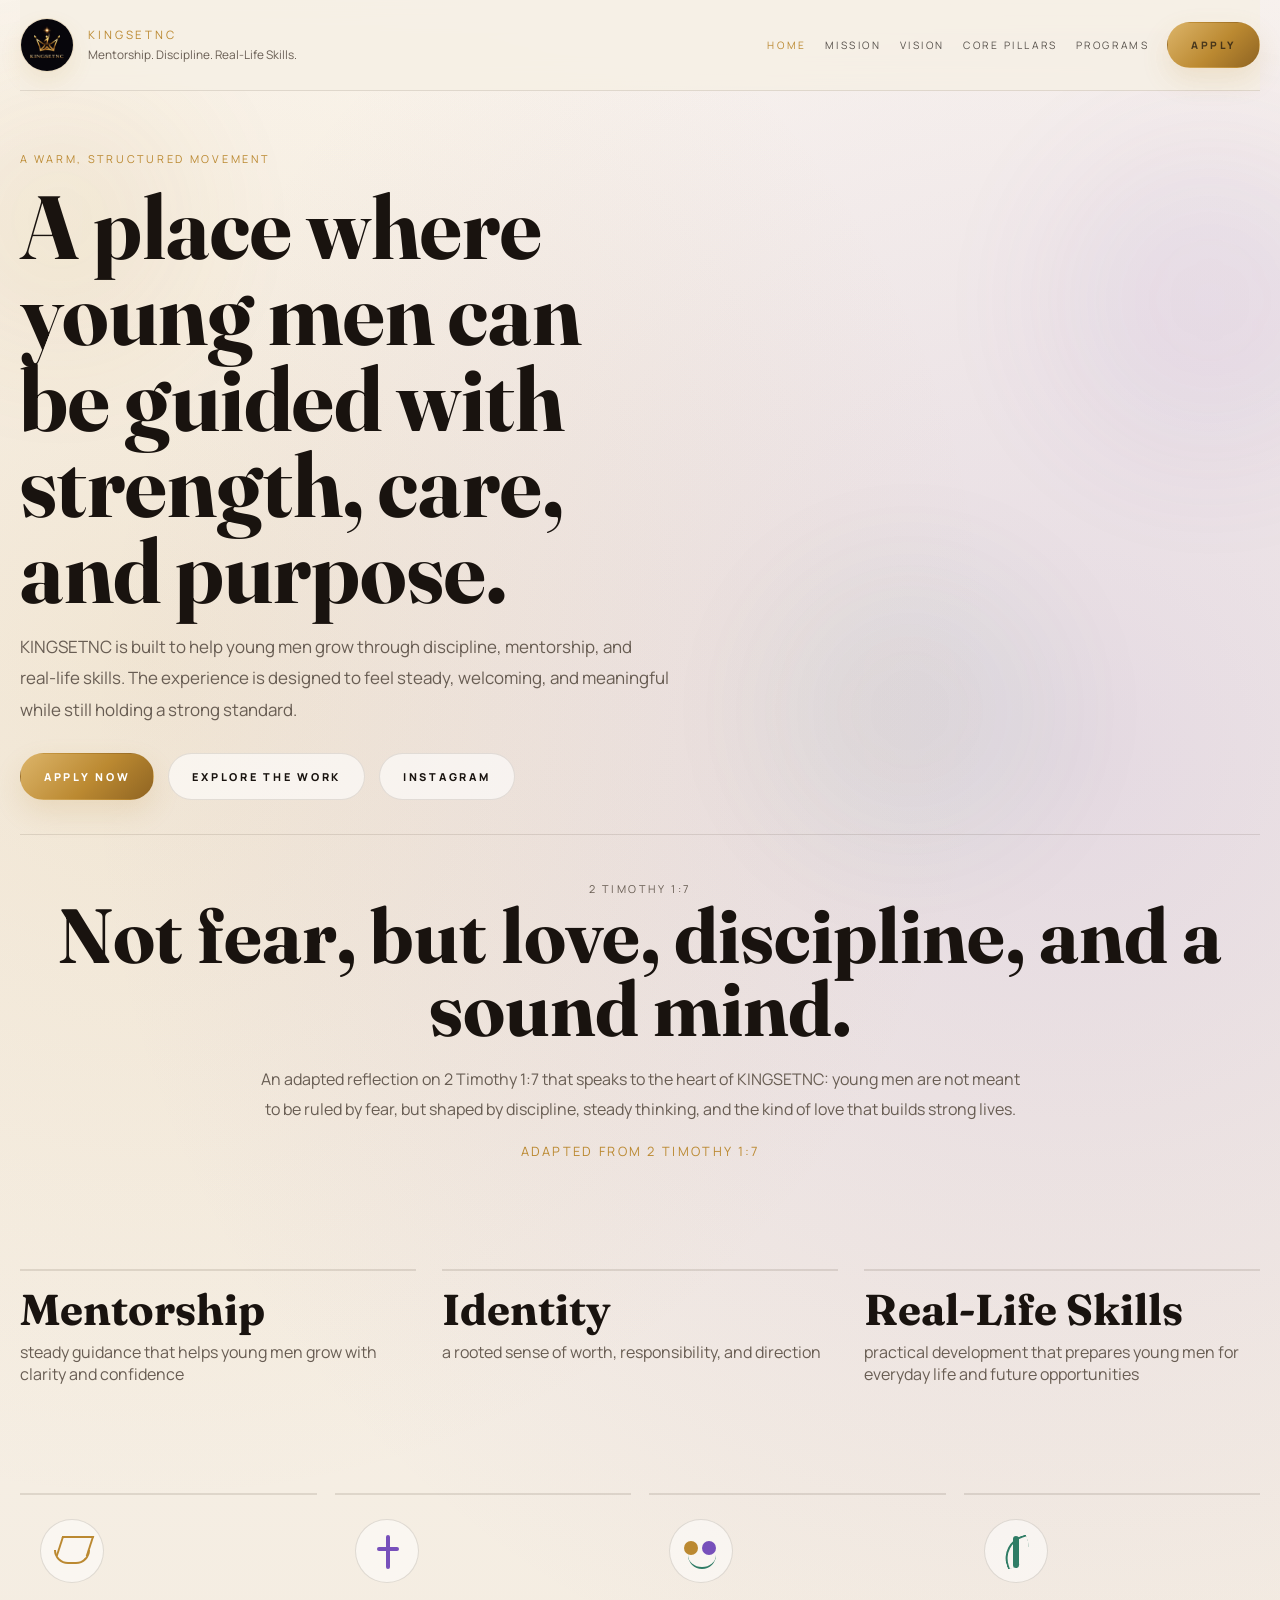
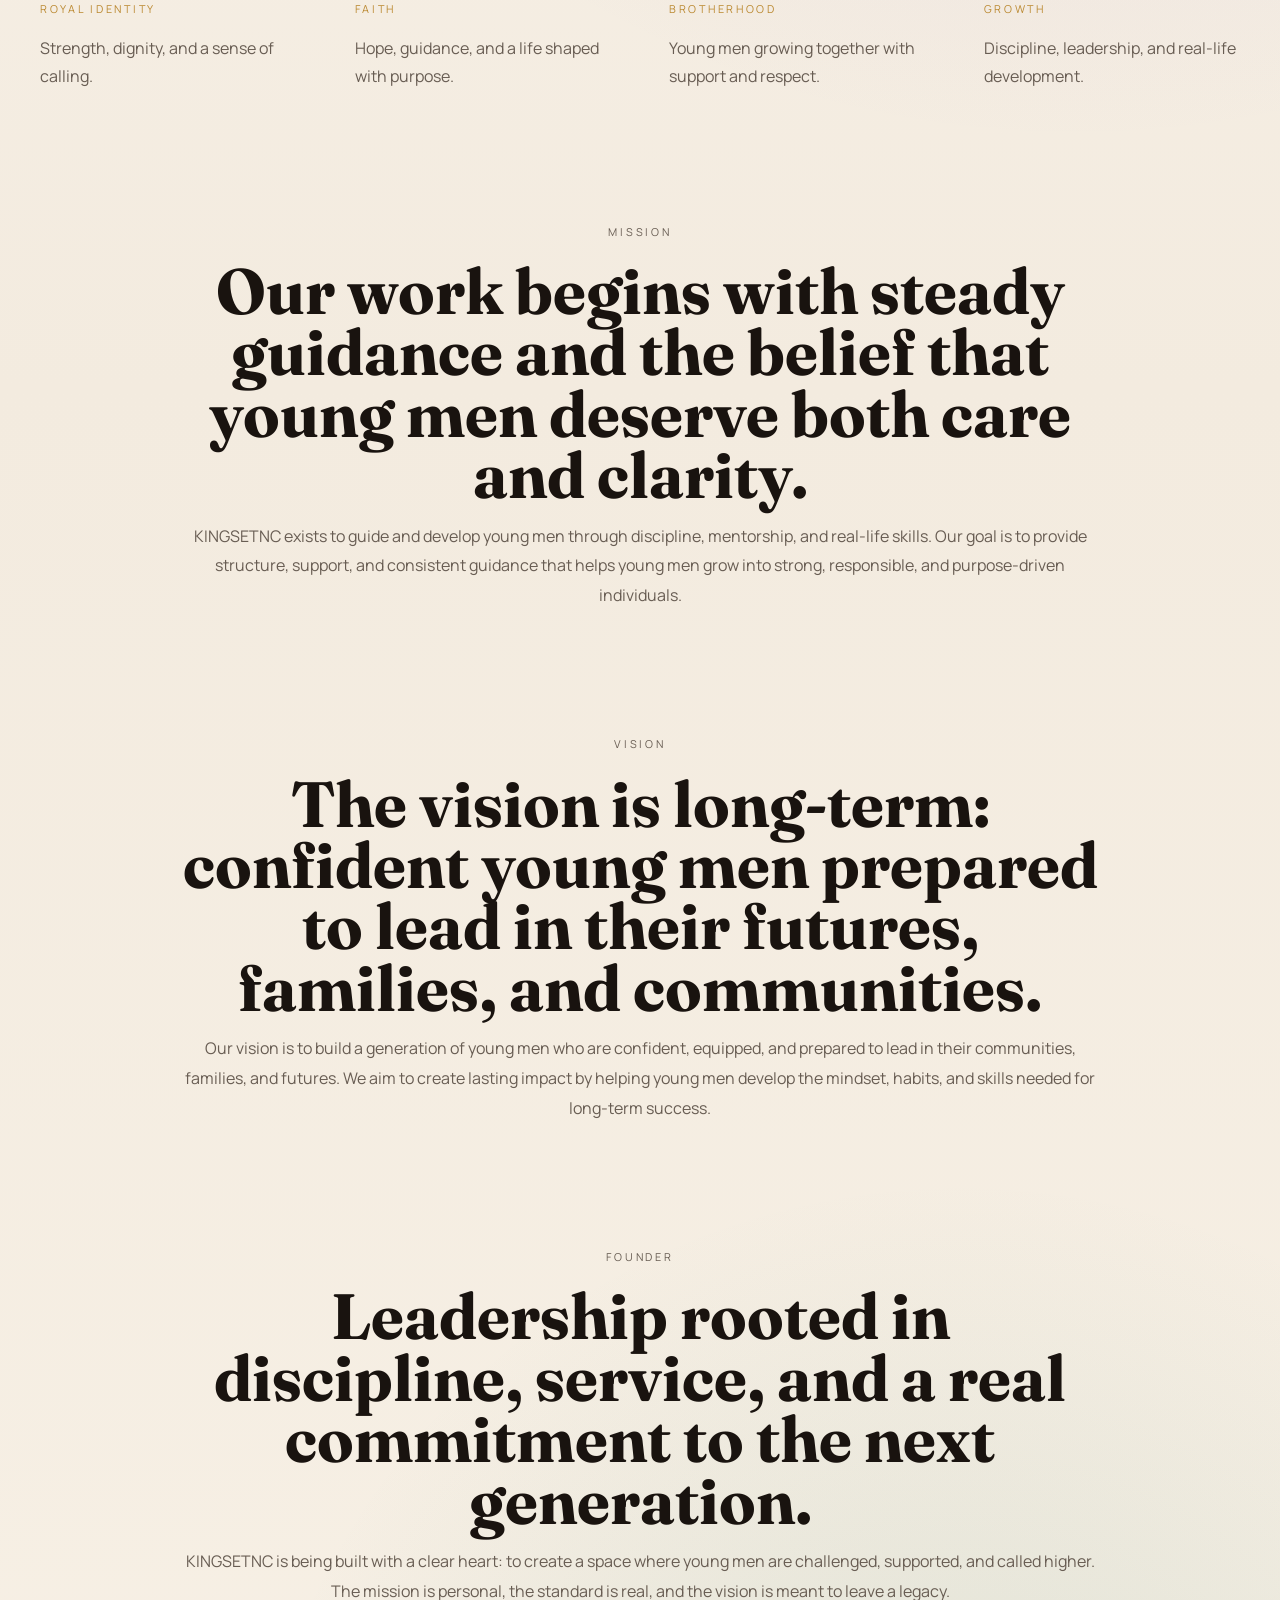
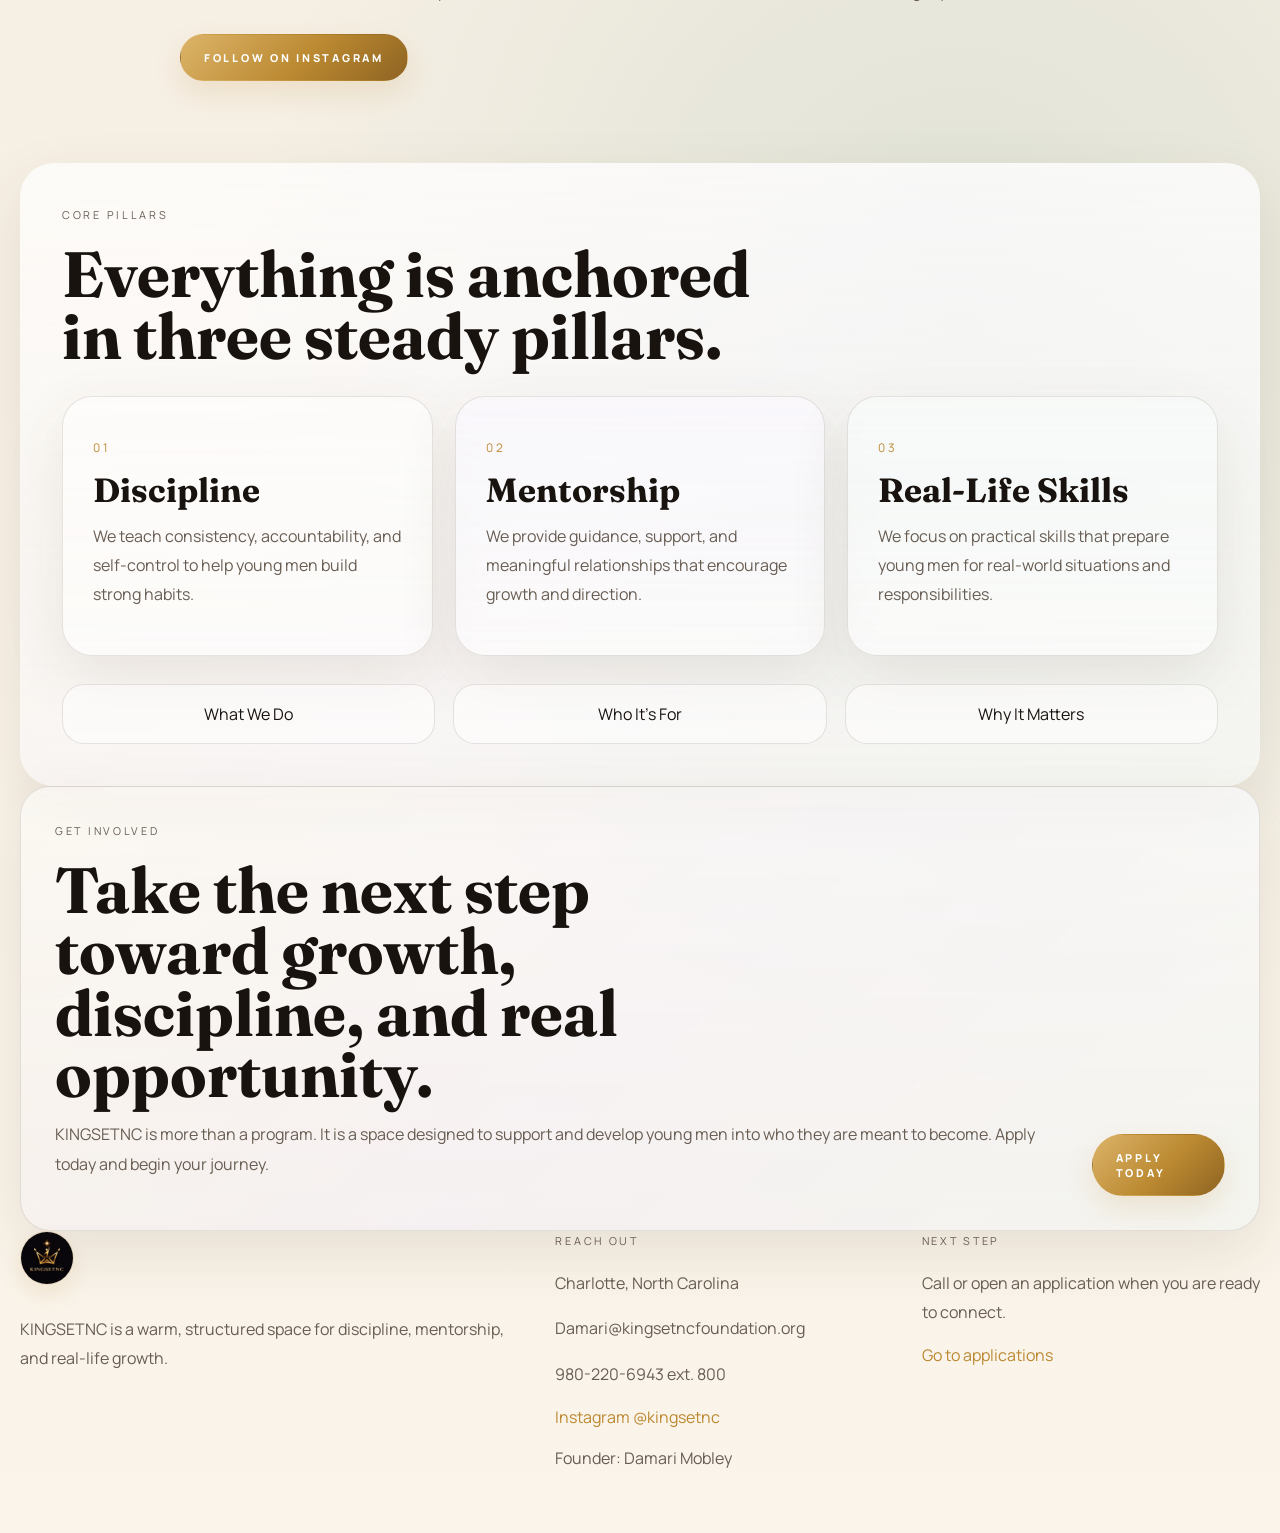
<file: index.html>
<!DOCTYPE html>
<html lang="en">
  <head>
    <meta charset="UTF-8" />
    <meta name="viewport" content="width=device-width, initial-scale=1.0" />
    <meta
      name="description"
      content="KINGSETNC guides and develops young men through discipline, mentorship, and real-life skills."
    />
    <title>KINGSETNC | Home</title>
    <link rel="preconnect" href="https://fonts.googleapis.com" />
    <link rel="preconnect" href="https://fonts.gstatic.com" crossorigin />
    <link
      href="https://fonts.googleapis.com/css2?family=Fraunces:opsz,wght@9..144,600;9..144,700&family=Manrope:wght@400;500;600;700;800&display=swap"
      rel="stylesheet"
    />
    <link rel="stylesheet" href="styles.css" />
  </head>
  <body data-page="home">
    <div class="aurora aurora-gold"></div>
    <div class="aurora aurora-purple"></div>
    <div class="aurora aurora-green"></div>

    <header class="site-header">
      <a class="brand" href="index.html">
        <img src="public/k-logo.png" alt="KINGSETNC logo" />
        <div>
          <p class="brand-name">KINGSETNC</p>
          <p class="brand-sub">Mentorship. Discipline. Real-Life Skills.</p>
        </div>
      </a>
      <button class="menu-toggle" type="button">Menu</button>
      <nav class="site-nav">
        <a href="index.html">Home</a>
        <a href="mission.html">Mission</a>
        <a href="vision.html">Vision</a>
        <a href="core-pillars.html">Core Pillars</a>
        <a href="program.html">Programs</a>
        <a class="nav-cta" href="apply.html">Apply</a>
      </nav>
    </header>

    <main>
      <section class="hero hero-single">
        <div class="hero-copy reveal">
          <p class="eyebrow">A Warm, Structured Movement</p>
          <h1>A place where young men can be guided with strength, care, and purpose.</h1>
          <p class="lead">
            KINGSETNC is built to help young men grow through discipline, mentorship, and
            real-life skills. The experience is designed to feel steady, welcoming, and
            meaningful while still holding a strong standard.
          </p>
          <div class="hero-actions">
            <a class="button button-gold" href="apply.html">Apply Now</a>
            <a class="button button-ghost" href="core-pillars.html">Explore the Work</a>
            <a class="button button-ghost" href="https://www.instagram.com/kingsetnc/" target="_blank" rel="noreferrer">Instagram</a>
          </div>
        </div>
      </section>

      <section class="section verse-banner reveal">
        <p class="eyebrow">2 Timothy 1:7</p>
        <h2>Not fear, but love, discipline, and a sound mind.</h2>
        <p>
          An adapted reflection on 2 Timothy 1:7 that speaks to the heart of KINGSETNC:
          young men are not meant to be ruled by fear, but shaped by discipline, steady
          thinking, and the kind of love that builds strong lives.
        </p>
        <span>Adapted from 2 Timothy 1:7</span>
      </section>

      <section class="stats section-tight">
        <article class="stat reveal">
          <h2>Mentorship</h2>
          <p>steady guidance that helps young men grow with clarity and confidence</p>
        </article>
        <article class="stat reveal">
          <h2>Identity</h2>
          <p>a rooted sense of worth, responsibility, and direction</p>
        </article>
        <article class="stat reveal">
          <h2>Real-Life Skills</h2>
          <p>practical development that prepares young men for everyday life and future opportunities</p>
        </article>
      </section>

      <section class="section symbol-band">
        <article class="symbol-card reveal">
          <div class="symbol-icon crown-mark"></div>
          <p class="eyebrow">Royal Identity</p>
          <p>Strength, dignity, and a sense of calling.</p>
        </article>
        <article class="symbol-card reveal">
          <div class="symbol-icon faith-mark"></div>
          <p class="eyebrow">Faith</p>
          <p>Hope, guidance, and a life shaped with purpose.</p>
        </article>
        <article class="symbol-card reveal">
          <div class="symbol-icon unity-mark"></div>
          <p class="eyebrow">Brotherhood</p>
          <p>Young men growing together with support and respect.</p>
        </article>
        <article class="symbol-card reveal">
          <div class="symbol-icon growth-mark"></div>
          <p class="eyebrow">Growth</p>
          <p>Discipline, leadership, and real-life development.</p>
        </article>
      </section>

      <section class="editorial section text-only-section">
        <div class="editorial-copy reveal full-width-copy">
          <p class="eyebrow">Mission</p>
          <h2>Our work begins with steady guidance and the belief that young men deserve both care and clarity.</h2>
          <p>
            KINGSETNC exists to guide and develop young men through discipline, mentorship,
            and real-life skills. Our goal is to provide structure, support, and consistent
            guidance that helps young men grow into strong, responsible, and purpose-driven
            individuals.
          </p>
        </div>
      </section>

      <section class="editorial section text-only-section">
        <div class="editorial-copy reveal full-width-copy">
          <p class="eyebrow">Vision</p>
          <h2>The vision is long-term: confident young men prepared to lead in their futures, families, and communities.</h2>
          <p>
            Our vision is to build a generation of young men who are confident, equipped, and
            prepared to lead in their communities, families, and futures. We aim to create
            lasting impact by helping young men develop the mindset, habits, and skills needed
            for long-term success.
          </p>
        </div>
      </section>

      <section class="editorial section text-only-section founder-section">
        <div class="editorial-copy reveal full-width-copy">
          <p class="eyebrow">Founder</p>
          <h2>Leadership rooted in discipline, service, and a real commitment to the next generation.</h2>
          <p>
            KINGSETNC is being built with a clear heart: to create a space where young men are
            challenged, supported, and called higher. The mission is personal, the standard is
            real, and the vision is meant to leave a legacy.
          </p>
          <div class="hero-actions">
            <a class="button button-gold" href="https://www.instagram.com/kingsetnc/" target="_blank" rel="noreferrer">Follow on Instagram</a>
          </div>
        </div>
      </section>

      <section class="section pillar-hub">
        <div class="section-heading reveal">
          <p class="eyebrow">Core Pillars</p>
          <h2>Everything is anchored in three steady pillars.</h2>
        </div>
        <div class="pillar-grid">
          <article class="pillar reveal">
            <p class="pillar-index">01</p>
            <h3>Discipline</h3>
            <p>We teach consistency, accountability, and self-control to help young men build strong habits.</p>
          </article>
          <article class="pillar reveal pillar-purple">
            <p class="pillar-index">02</p>
            <h3>Mentorship</h3>
            <p>We provide guidance, support, and meaningful relationships that encourage growth and direction.</p>
          </article>
          <article class="pillar reveal pillar-green">
            <p class="pillar-index">03</p>
            <h3>Real-Life Skills</h3>
            <p>We focus on practical skills that prepare young men for real-world situations and responsibilities.</p>
          </article>
        </div>
        <div class="journey-links reveal">
          <a href="what-we-do.html">What We Do</a>
          <a href="who-its-for.html">Who It's For</a>
          <a href="why-it-matters.html">Why It Matters</a>
        </div>
      </section>

      <section class="section cta-band reveal">
        <div>
          <p class="eyebrow">Get Involved</p>
          <h2>Take the next step toward growth, discipline, and real opportunity.</h2>
          <p>
            KINGSETNC is more than a program. It is a space designed to support and develop
            young men into who they are meant to become. Apply today and begin your journey.
          </p>
        </div>
        <a class="button button-gold" href="apply.html">Apply Today</a>
      </section>
    </main>

    <footer class="site-footer">
      <div class="footer-brand">
        <img src="public/k-logo.png" alt="KINGSETNC logo" />
        <p>
          KINGSETNC is a warm, structured space for discipline, mentorship, and real-life
          growth.
        </p>
      </div>
      <div>
        <p class="eyebrow">Reach Out</p>
        <p>Charlotte, North Carolina</p>
        <p>Damari@kingsetncfoundation.org</p>
        <p>980-220-6943 ext. 800</p>
        <a href="https://www.instagram.com/kingsetnc/" target="_blank" rel="noreferrer">Instagram @kingsetnc</a>
        <p>Founder: Damari Mobley</p>
      </div>
      <div>
        <p class="eyebrow">Next Step</p>
        <p>Call or open an application when you are ready to connect.</p>
        <a href="apply.html">Go to applications</a>
      </div>
    </footer>

    <script src="script.js"></script>
  </body>
</html>
</file>
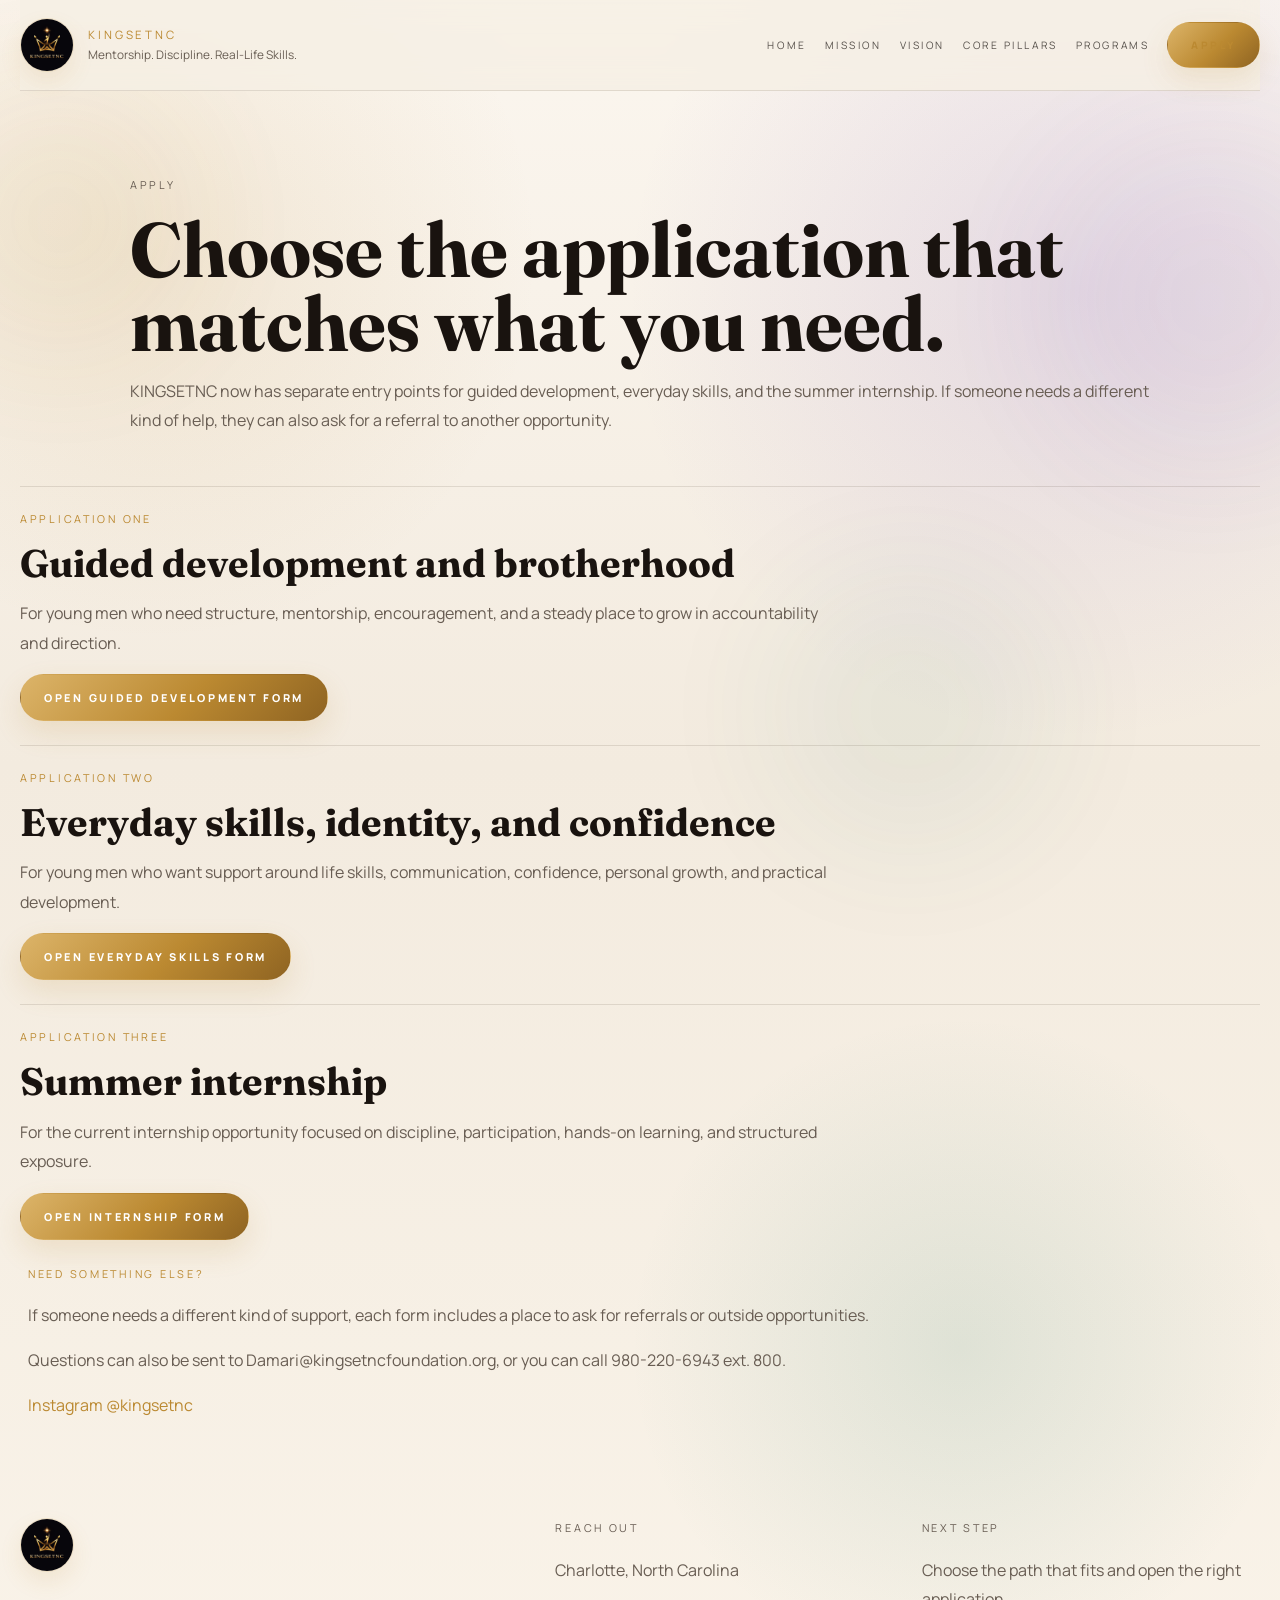
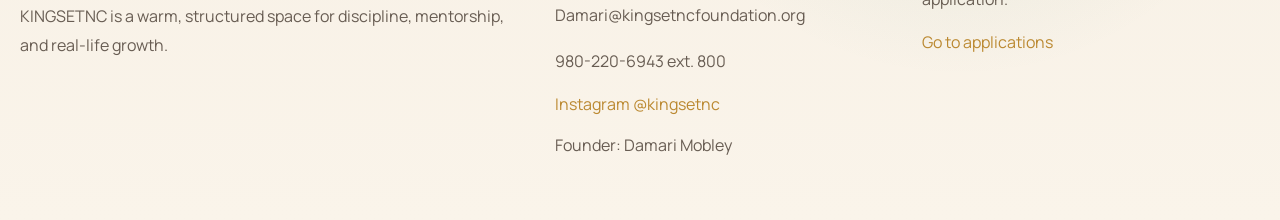
<file: apply.html>
<!DOCTYPE html>
<html lang="en">
  <head><meta charset="UTF-8" /><meta name="viewport" content="width=device-width, initial-scale=1.0" /><title>KINGSETNC | Apply</title><link rel="preconnect" href="https://fonts.googleapis.com" /><link rel="preconnect" href="https://fonts.gstatic.com" crossorigin /><link href="https://fonts.googleapis.com/css2?family=Fraunces:opsz,wght@9..144,600;9..144,700&family=Manrope:wght@400;500;600;700;800&display=swap" rel="stylesheet" /><link rel="stylesheet" href="styles.css" /></head>
  <body data-page="apply">
    <div class="aurora aurora-gold"></div><div class="aurora aurora-purple"></div><div class="aurora aurora-green"></div>
    <header class="site-header"><a class="brand" href="index.html"><img src="public/k-logo.png" alt="KINGSETNC logo" /><div><p class="brand-name">KINGSETNC</p><p class="brand-sub">Mentorship. Discipline. Real-Life Skills.</p></div></a><button class="menu-toggle" type="button">Menu</button><nav class="site-nav"><a href="index.html">Home</a><a href="mission.html">Mission</a><a href="vision.html">Vision</a><a href="core-pillars.html">Core Pillars</a><a href="program.html">Programs</a><a class="nav-cta" href="apply.html">Apply</a></nav></header>
    <main>
      <section class="page-hero reveal"><p class="eyebrow">Apply</p><h1>Choose the application that matches what you need.</h1><p>KINGSETNC now has separate entry points for guided development, everyday skills, and the summer internship. If someone needs a different kind of help, they can also ask for a referral to another opportunity.</p></section>
      <section class="section program-paths">
        <div class="program-path reveal">
          <p class="eyebrow">Application One</p>
          <h3>Guided development and brotherhood</h3>
          <p>For young men who need structure, mentorship, encouragement, and a steady place to grow in accountability and direction.</p>
          <a class="button button-gold" href="guided-development-apply.html">Open guided development form</a>
        </div>
        <div class="program-path reveal">
          <p class="eyebrow">Application Two</p>
          <h3>Everyday skills, identity, and confidence</h3>
          <p>For young men who want support around life skills, communication, confidence, personal growth, and practical development.</p>
          <a class="button button-gold" href="everyday-skills-apply.html">Open everyday skills form</a>
        </div>
        <div class="program-path reveal">
          <p class="eyebrow">Application Three</p>
          <h3>Summer internship</h3>
          <p>For the current internship opportunity focused on discipline, participation, hands-on learning, and structured exposure.</p>
          <a class="button button-gold" href="internship-apply.html">Open internship form</a>
        </div>
        <div class="support-note reveal">
          <p class="eyebrow">Need Something Else?</p>
          <p>If someone needs a different kind of support, each form includes a place to ask for referrals or outside opportunities.</p>
          <p>Questions can also be sent to Damari@kingsetncfoundation.org, or you can call 980-220-6943 ext. 800.</p>
          <p><a href="https://www.instagram.com/kingsetnc/" target="_blank" rel="noreferrer">Instagram @kingsetnc</a></p>
        </div>
      </section>
    </main>
    <footer class="site-footer"><div class="footer-brand"><img src="public/k-logo.png" alt="KINGSETNC logo" /><p>KINGSETNC is a warm, structured space for discipline, mentorship, and real-life growth.</p></div><div><p class="eyebrow">Reach Out</p><p>Charlotte, North Carolina</p><p>Damari@kingsetncfoundation.org</p><p>980-220-6943 ext. 800</p><a href="https://www.instagram.com/kingsetnc/" target="_blank" rel="noreferrer">Instagram @kingsetnc</a><p>Founder: Damari Mobley</p></div><div><p class="eyebrow">Next Step</p><p>Choose the path that fits and open the right application.</p><a href="apply.html">Go to applications</a></div></footer>
    <script src="script.js"></script>
  </body>
</html>
</file>
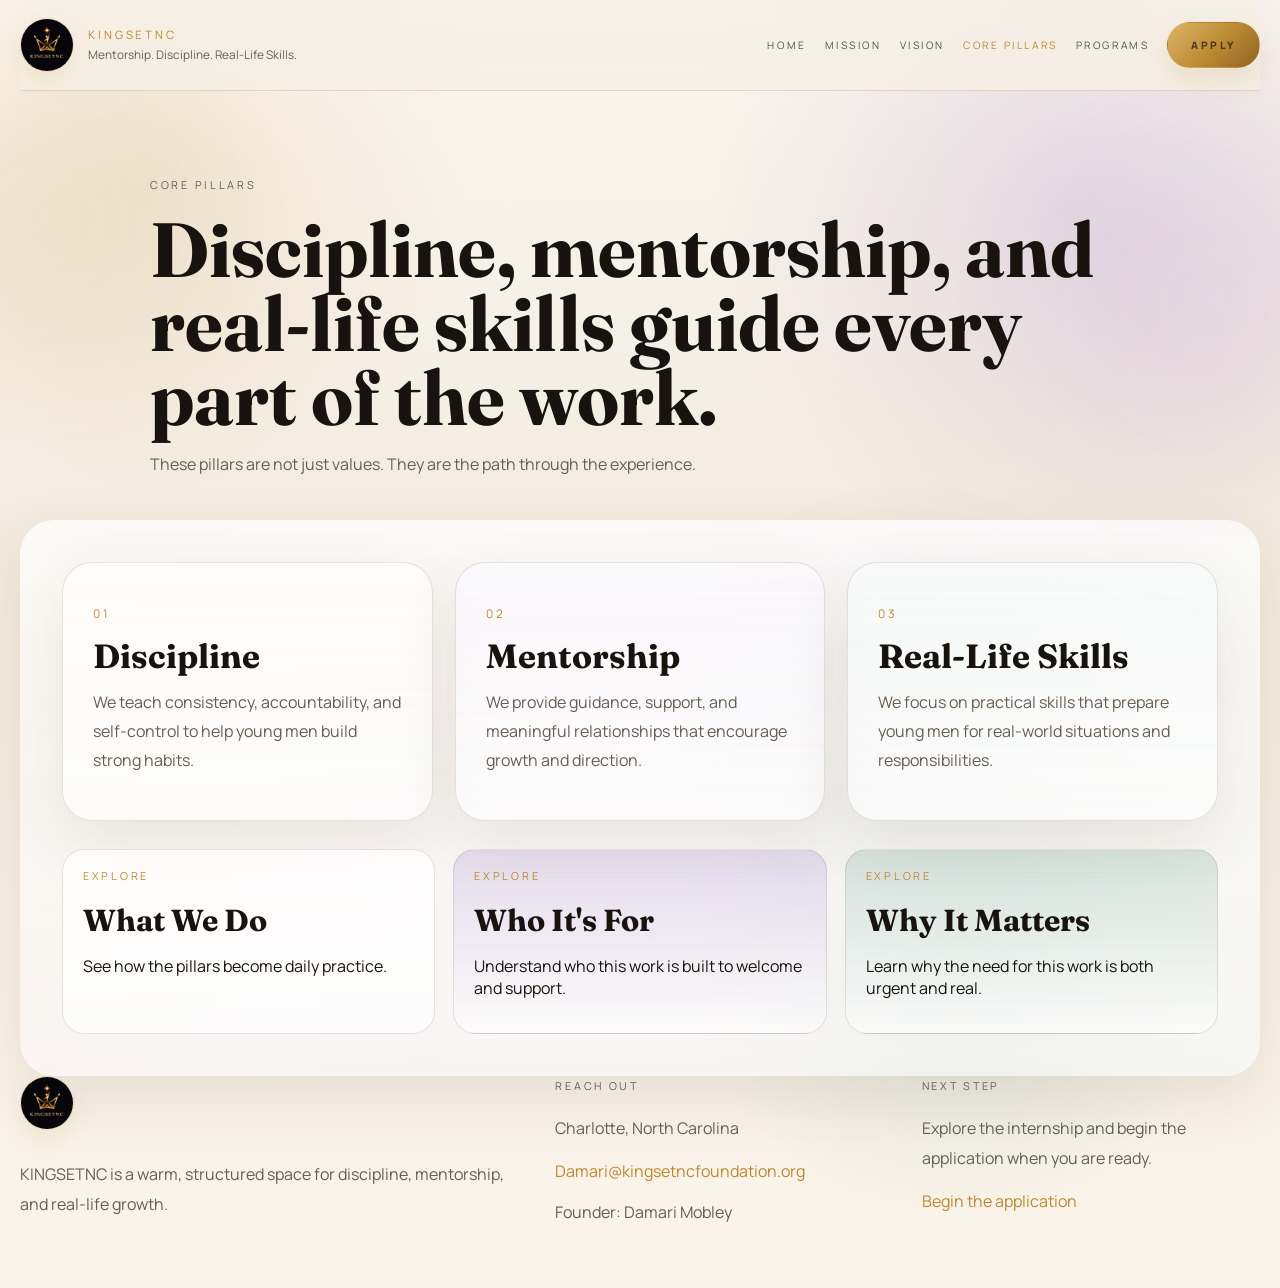
<file: core-pillars.html>
<!DOCTYPE html>
<html lang="en">
  <head><meta charset="UTF-8" /><meta name="viewport" content="width=device-width, initial-scale=1.0" /><title>KINGSETNC | Core Pillars</title><link rel="preconnect" href="https://fonts.googleapis.com" /><link rel="preconnect" href="https://fonts.gstatic.com" crossorigin /><link href="https://fonts.googleapis.com/css2?family=Fraunces:opsz,wght@9..144,600;9..144,700&family=Manrope:wght@400;500;600;700;800&display=swap" rel="stylesheet" /><link rel="stylesheet" href="styles.css" /></head>
  <body data-page="core-pillars">
    <div class="aurora aurora-gold"></div><div class="aurora aurora-purple"></div><div class="aurora aurora-green"></div>
    <header class="site-header"><a class="brand" href="index.html"><img src="public/k-logo.png" alt="KINGSETNC logo" /><div><p class="brand-name">KINGSETNC</p><p class="brand-sub">Mentorship. Discipline. Real-Life Skills.</p></div></a><button class="menu-toggle" type="button">Menu</button><nav class="site-nav"><a href="index.html">Home</a><a href="mission.html">Mission</a><a href="vision.html">Vision</a><a href="core-pillars.html">Core Pillars</a><a href="program.html">Programs</a><a class="nav-cta" href="apply.html">Apply</a></nav></header>
    <main>
      <section class="page-hero reveal"><p class="eyebrow">Core Pillars</p><h1>Discipline, mentorship, and real-life skills guide every part of the work.</h1><p>These pillars are not just values. They are the path through the experience.</p></section>
      <section class="section pillar-hub">
        <div class="pillar-grid">
          <article class="pillar reveal"><p class="pillar-index">01</p><h3>Discipline</h3><p>We teach consistency, accountability, and self-control to help young men build strong habits.</p></article>
          <article class="pillar reveal pillar-purple"><p class="pillar-index">02</p><h3>Mentorship</h3><p>We provide guidance, support, and meaningful relationships that encourage growth and direction.</p></article>
          <article class="pillar reveal pillar-green"><p class="pillar-index">03</p><h3>Real-Life Skills</h3><p>We focus on practical skills that prepare young men for real-world situations and responsibilities.</p></article>
        </div>
        <div class="hub-grid reveal">
          <a class="hub-card" href="what-we-do.html">
            <p class="eyebrow">Explore</p>
            <h3>What We Do</h3>
            <p>See how the pillars become daily practice.</p>
          </a>
          <a class="hub-card hub-purple" href="who-its-for.html">
            <p class="eyebrow">Explore</p>
            <h3>Who It's For</h3>
            <p>Understand who this work is built to welcome and support.</p>
          </a>
          <a class="hub-card hub-green" href="why-it-matters.html">
            <p class="eyebrow">Explore</p>
            <h3>Why It Matters</h3>
            <p>Learn why the need for this work is both urgent and real.</p>
          </a>
        </div>
      </section>
    </main>
    <footer class="site-footer"><div class="footer-brand"><img src="public/k-logo.png" alt="KINGSETNC logo" /><p>KINGSETNC is a warm, structured space for discipline, mentorship, and real-life growth.</p></div><div><p class="eyebrow">Reach Out</p><p>Charlotte, North Carolina</p><a href="mailto:Damari@kingsetncfoundation.org">Damari@kingsetncfoundation.org</a><p>Founder: Damari Mobley</p></div><div><p class="eyebrow">Next Step</p><p>Explore the internship and begin the application when you are ready.</p><a href="apply.html">Begin the application</a></div></footer>
    <script src="script.js"></script>
  </body>
</html>
</file>
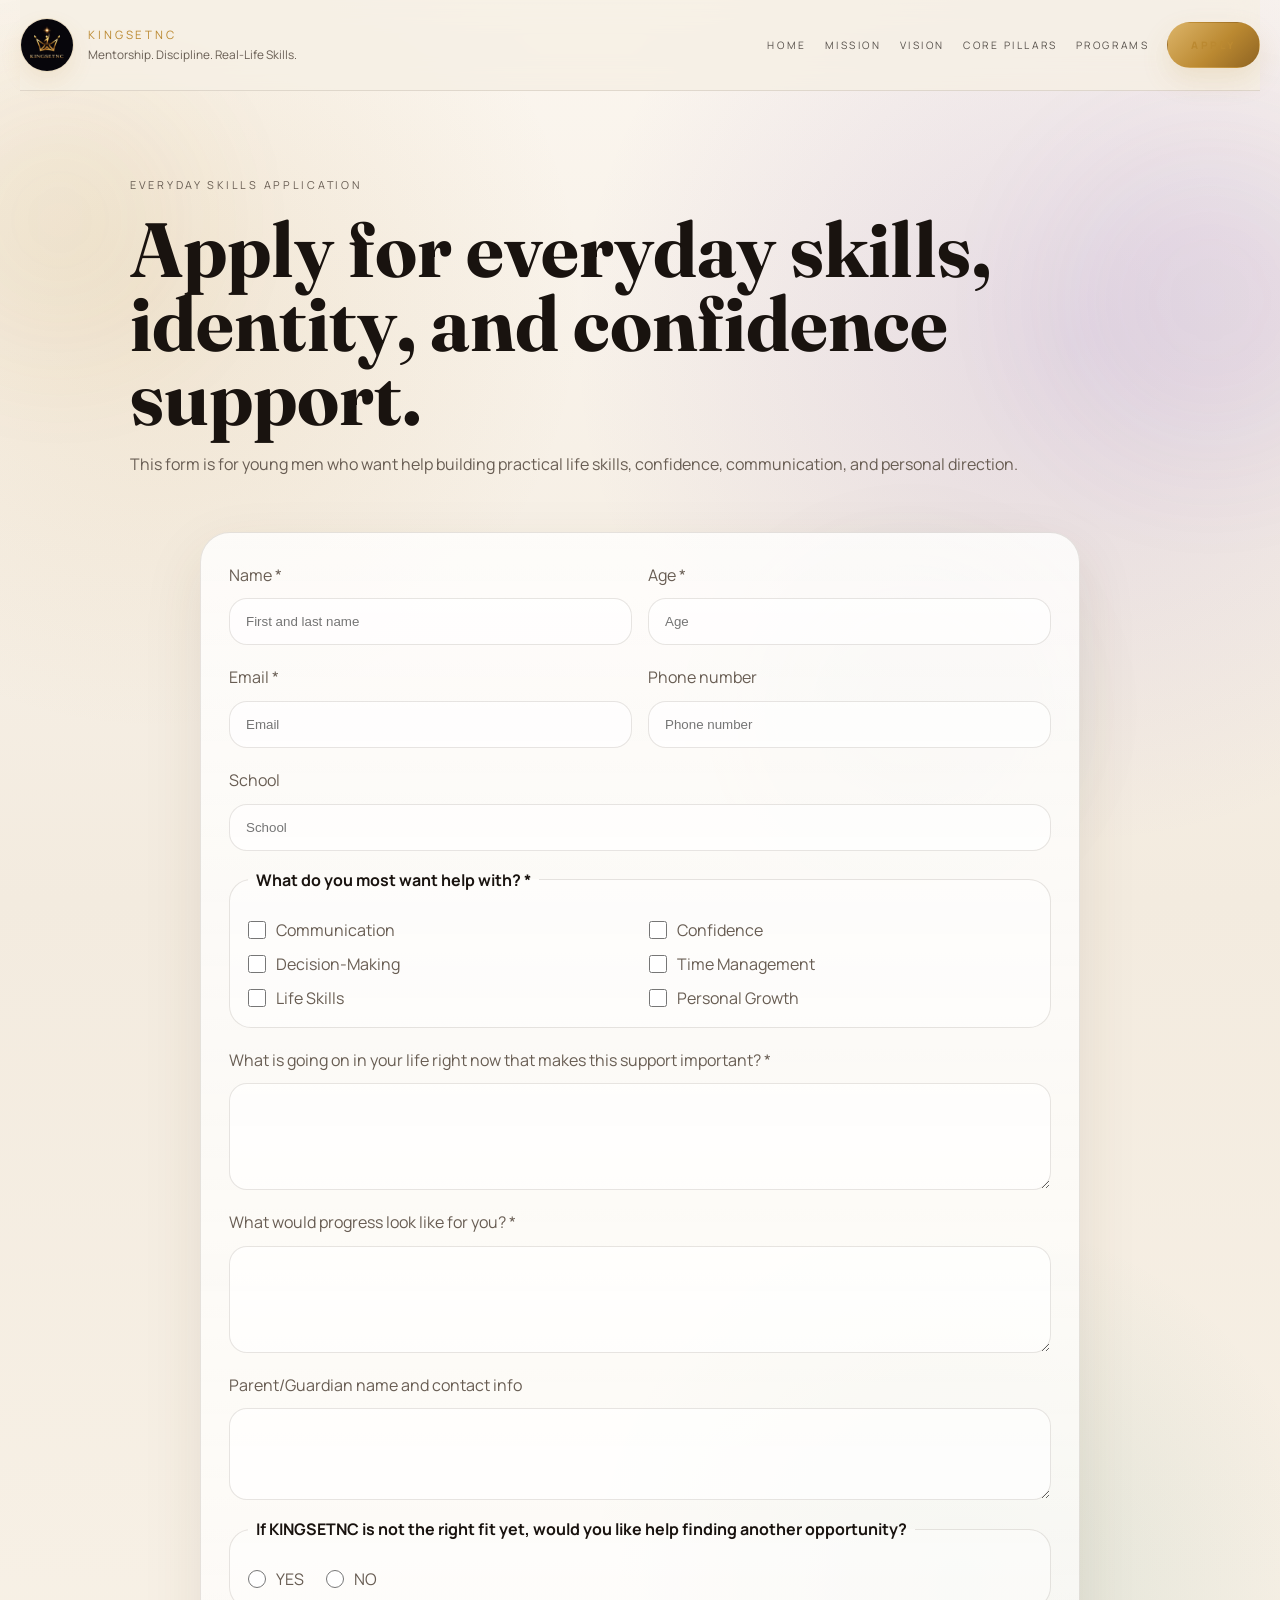
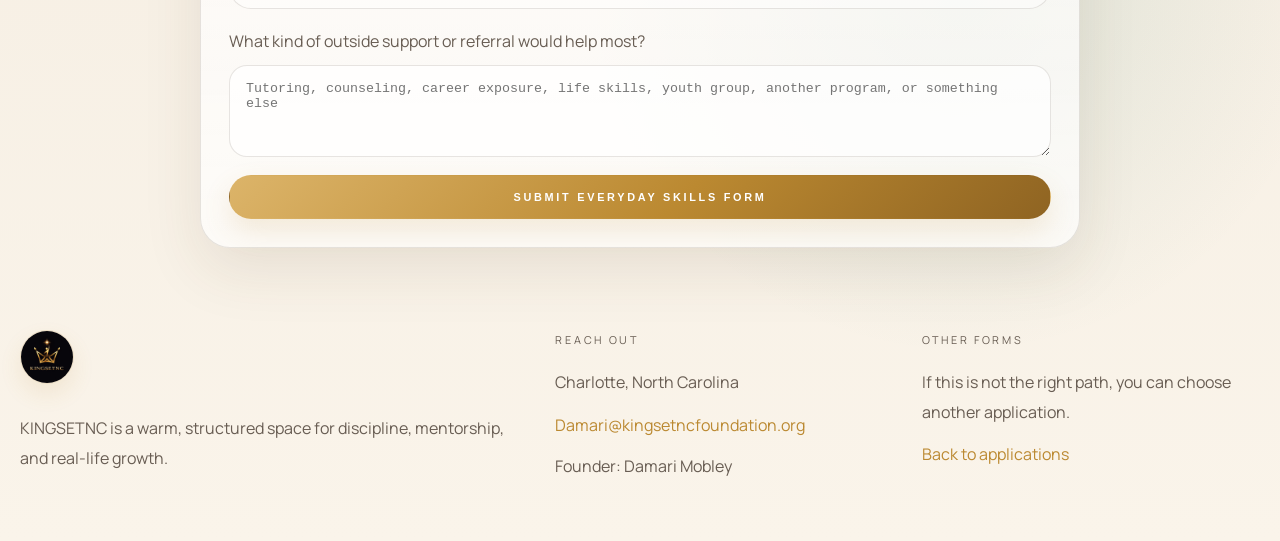
<file: everyday-skills-apply.html>
<!DOCTYPE html>
<html lang="en">
  <head><meta charset="UTF-8" /><meta name="viewport" content="width=device-width, initial-scale=1.0" /><title>KINGSETNC | Everyday Skills Application</title><link rel="preconnect" href="https://fonts.googleapis.com" /><link rel="preconnect" href="https://fonts.gstatic.com" crossorigin /><link href="https://fonts.googleapis.com/css2?family=Fraunces:opsz,wght@9..144,600;9..144,700&family=Manrope:wght@400;500;600;700;800&display=swap" rel="stylesheet" /><link rel="stylesheet" href="styles.css" /></head>
  <body data-page="apply">
    <div class="aurora aurora-gold"></div><div class="aurora aurora-purple"></div><div class="aurora aurora-green"></div>
    <header class="site-header"><a class="brand" href="index.html"><img src="public/k-logo.png" alt="KINGSETNC logo" /><div><p class="brand-name">KINGSETNC</p><p class="brand-sub">Mentorship. Discipline. Real-Life Skills.</p></div></a><button class="menu-toggle" type="button">Menu</button><nav class="site-nav"><a href="index.html">Home</a><a href="mission.html">Mission</a><a href="vision.html">Vision</a><a href="core-pillars.html">Core Pillars</a><a href="program.html">Programs</a><a class="nav-cta" href="apply.html">Apply</a></nav></header>
    <main>
      <section class="page-hero reveal"><p class="eyebrow">Everyday Skills Application</p><h1>Apply for everyday skills, identity, and confidence support.</h1><p>This form is for young men who want help building practical life skills, confidence, communication, and personal direction.</p></section>
      <section class="apply-layout section-tight">
        <form class="apply-form reveal" action="https://formsubmit.co/Damari@kingsetncfoundation.org" method="POST">
          <input type="hidden" name="_subject" value="KINGSETNC Everyday Skills Application" />
          <input type="hidden" name="_captcha" value="false" />
          <input type="hidden" name="Program Interest" value="Everyday Skills, Identity, and Confidence" />
          <div class="field-row">
            <label><span>Name *</span><input type="text" name="Name" placeholder="First and last name" required /></label>
            <label><span>Age *</span><input type="number" name="Age" placeholder="Age" required /></label>
          </div>
          <div class="field-row">
            <label><span>Email *</span><input type="email" name="Email" placeholder="Email" required /></label>
            <label><span>Phone number</span><input type="tel" name="Phone Number" placeholder="Phone number" /></label>
          </div>
          <label><span>School</span><input type="text" name="School" placeholder="School" /></label>
          <fieldset><legend>What do you most want help with? *</legend><div class="checks"><label><input type="checkbox" name="Focus Areas" value="Communication" /> Communication</label><label><input type="checkbox" name="Focus Areas" value="Confidence" /> Confidence</label><label><input type="checkbox" name="Focus Areas" value="Decision-Making" /> Decision-Making</label><label><input type="checkbox" name="Focus Areas" value="Time Management" /> Time Management</label><label><input type="checkbox" name="Focus Areas" value="Life Skills" /> Life Skills</label><label><input type="checkbox" name="Focus Areas" value="Personal Growth" /> Personal Growth</label></div></fieldset>
          <label><span>What is going on in your life right now that makes this support important? *</span><textarea name="Current Situation" rows="5" required></textarea></label>
          <label><span>What would progress look like for you? *</span><textarea name="Growth Goals" rows="5" required></textarea></label>
          <label><span>Parent/Guardian name and contact info</span><textarea name="Parent Guardian Contact" rows="4"></textarea></label>
          <fieldset><legend>If KINGSETNC is not the right fit yet, would you like help finding another opportunity?</legend><div class="radios"><label><input type="radio" name="Referral Help" value="Yes" /> YES</label><label><input type="radio" name="Referral Help" value="No" /> NO</label></div></fieldset>
          <label><span>What kind of outside support or referral would help most?</span><textarea name="Referral Details" rows="4" placeholder="Tutoring, counseling, career exposure, life skills, youth group, another program, or something else"></textarea></label>
          <button class="button button-gold" type="submit">Submit everyday skills form</button>
        </form>
      </section>
    </main>
    <footer class="site-footer"><div class="footer-brand"><img src="public/k-logo.png" alt="KINGSETNC logo" /><p>KINGSETNC is a warm, structured space for discipline, mentorship, and real-life growth.</p></div><div><p class="eyebrow">Reach Out</p><p>Charlotte, North Carolina</p><a href="mailto:Damari@kingsetncfoundation.org">Damari@kingsetncfoundation.org</a><p>Founder: Damari Mobley</p></div><div><p class="eyebrow">Other Forms</p><p>If this is not the right path, you can choose another application.</p><a href="apply.html">Back to applications</a></div></footer>
    <script src="script.js"></script>
  </body>
</html>
</file>
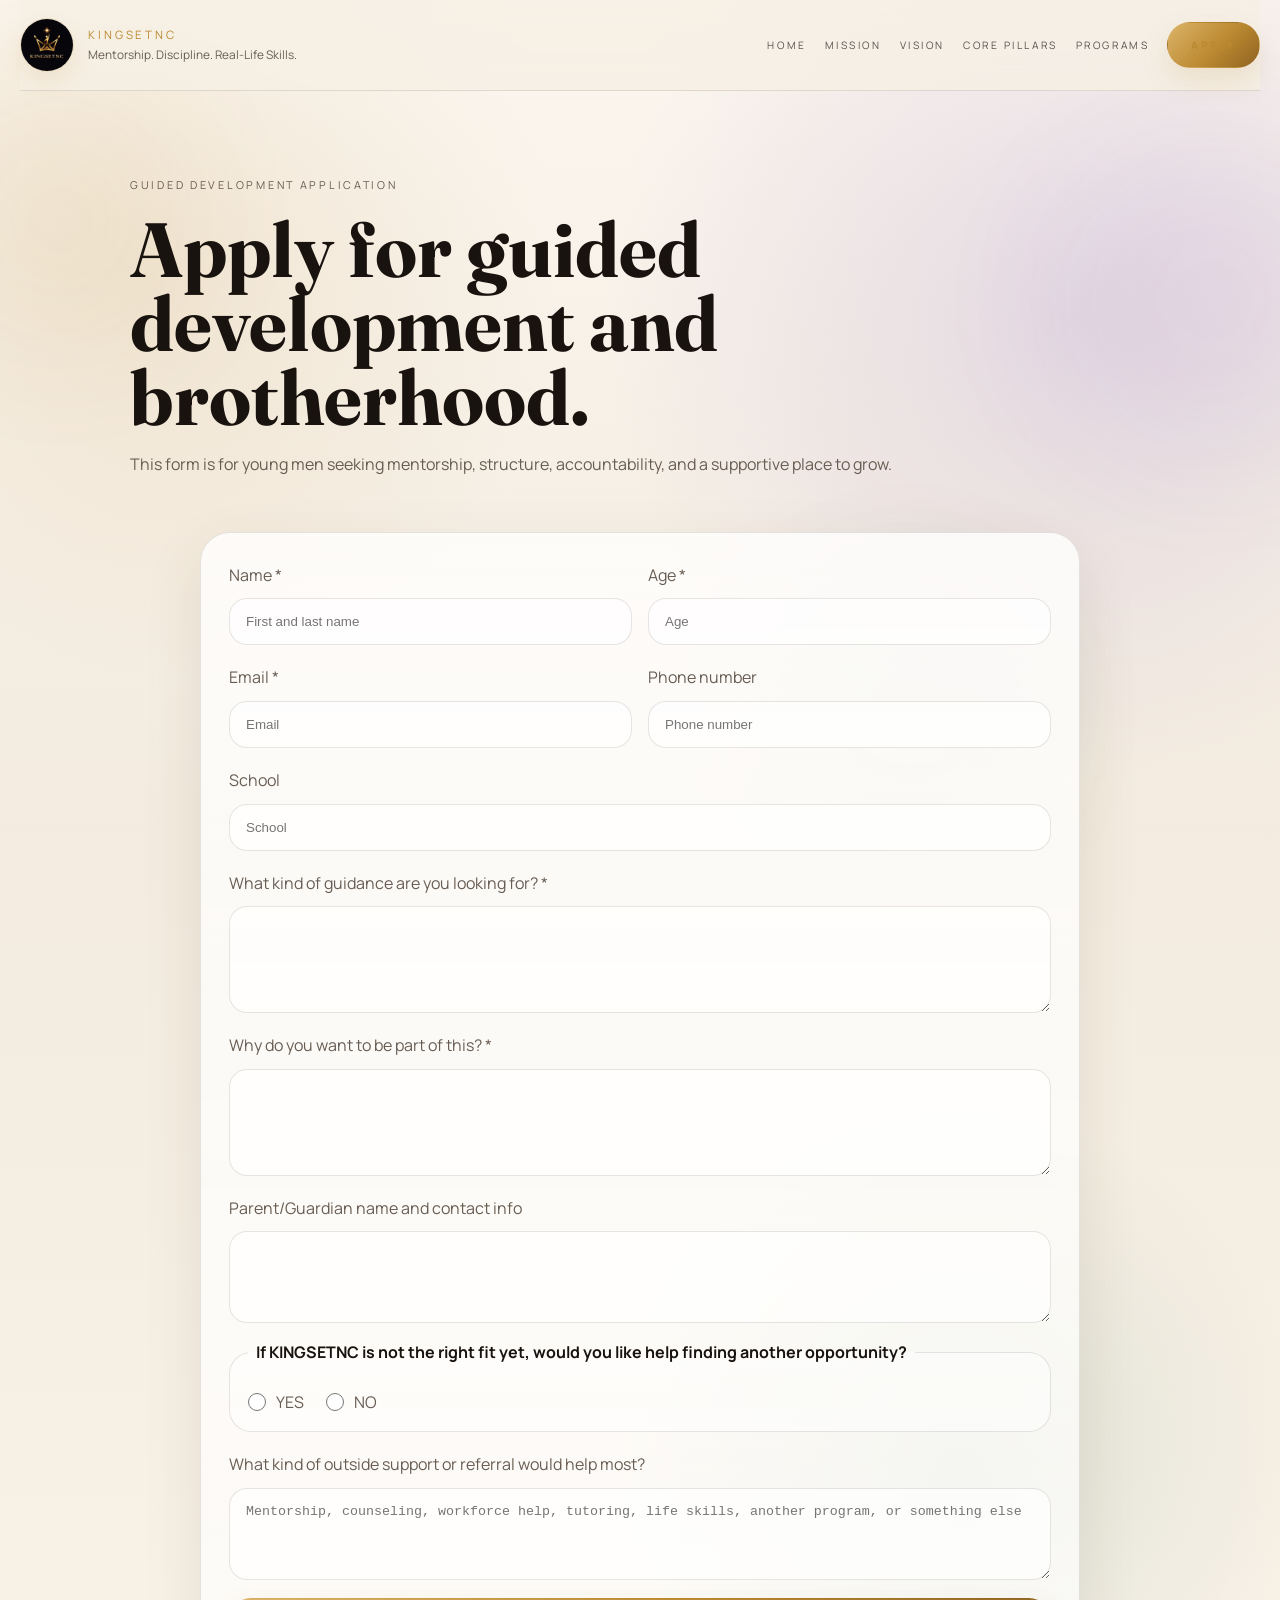
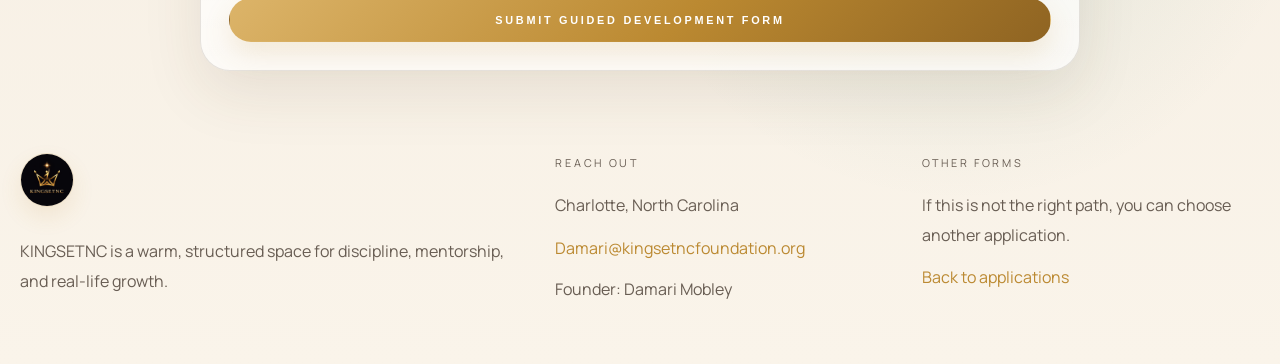
<file: guided-development-apply.html>
<!DOCTYPE html>
<html lang="en">
  <head><meta charset="UTF-8" /><meta name="viewport" content="width=device-width, initial-scale=1.0" /><title>KINGSETNC | Guided Development Application</title><link rel="preconnect" href="https://fonts.googleapis.com" /><link rel="preconnect" href="https://fonts.gstatic.com" crossorigin /><link href="https://fonts.googleapis.com/css2?family=Fraunces:opsz,wght@9..144,600;9..144,700&family=Manrope:wght@400;500;600;700;800&display=swap" rel="stylesheet" /><link rel="stylesheet" href="styles.css" /></head>
  <body data-page="apply">
    <div class="aurora aurora-gold"></div><div class="aurora aurora-purple"></div><div class="aurora aurora-green"></div>
    <header class="site-header"><a class="brand" href="index.html"><img src="public/k-logo.png" alt="KINGSETNC logo" /><div><p class="brand-name">KINGSETNC</p><p class="brand-sub">Mentorship. Discipline. Real-Life Skills.</p></div></a><button class="menu-toggle" type="button">Menu</button><nav class="site-nav"><a href="index.html">Home</a><a href="mission.html">Mission</a><a href="vision.html">Vision</a><a href="core-pillars.html">Core Pillars</a><a href="program.html">Programs</a><a class="nav-cta" href="apply.html">Apply</a></nav></header>
    <main>
      <section class="page-hero reveal"><p class="eyebrow">Guided Development Application</p><h1>Apply for guided development and brotherhood.</h1><p>This form is for young men seeking mentorship, structure, accountability, and a supportive place to grow.</p></section>
      <section class="apply-layout section-tight">
        <form class="apply-form reveal" action="https://formsubmit.co/Damari@kingsetncfoundation.org" method="POST">
          <input type="hidden" name="_subject" value="KINGSETNC Guided Development Application" />
          <input type="hidden" name="_captcha" value="false" />
          <input type="hidden" name="Program Interest" value="Guided Development and Brotherhood" />
          <div class="field-row">
            <label><span>Name *</span><input type="text" name="Name" placeholder="First and last name" required /></label>
            <label><span>Age *</span><input type="number" name="Age" placeholder="Age" required /></label>
          </div>
          <div class="field-row">
            <label><span>Email *</span><input type="email" name="Email" placeholder="Email" required /></label>
            <label><span>Phone number</span><input type="tel" name="Phone Number" placeholder="Phone number" /></label>
          </div>
          <label><span>School</span><input type="text" name="School" placeholder="School" /></label>
          <label><span>What kind of guidance are you looking for? *</span><textarea name="Guidance Needed" rows="5" required></textarea></label>
          <label><span>Why do you want to be part of this? *</span><textarea name="Why Join" rows="5" required></textarea></label>
          <label><span>Parent/Guardian name and contact info</span><textarea name="Parent Guardian Contact" rows="4"></textarea></label>
          <fieldset><legend>If KINGSETNC is not the right fit yet, would you like help finding another opportunity?</legend><div class="radios"><label><input type="radio" name="Referral Help" value="Yes" /> YES</label><label><input type="radio" name="Referral Help" value="No" /> NO</label></div></fieldset>
          <label><span>What kind of outside support or referral would help most?</span><textarea name="Referral Details" rows="4" placeholder="Mentorship, counseling, workforce help, tutoring, life skills, another program, or something else"></textarea></label>
          <button class="button button-gold" type="submit">Submit guided development form</button>
        </form>
      </section>
    </main>
    <footer class="site-footer"><div class="footer-brand"><img src="public/k-logo.png" alt="KINGSETNC logo" /><p>KINGSETNC is a warm, structured space for discipline, mentorship, and real-life growth.</p></div><div><p class="eyebrow">Reach Out</p><p>Charlotte, North Carolina</p><a href="mailto:Damari@kingsetncfoundation.org">Damari@kingsetncfoundation.org</a><p>Founder: Damari Mobley</p></div><div><p class="eyebrow">Other Forms</p><p>If this is not the right path, you can choose another application.</p><a href="apply.html">Back to applications</a></div></footer>
    <script src="script.js"></script>
  </body>
</html>
</file>
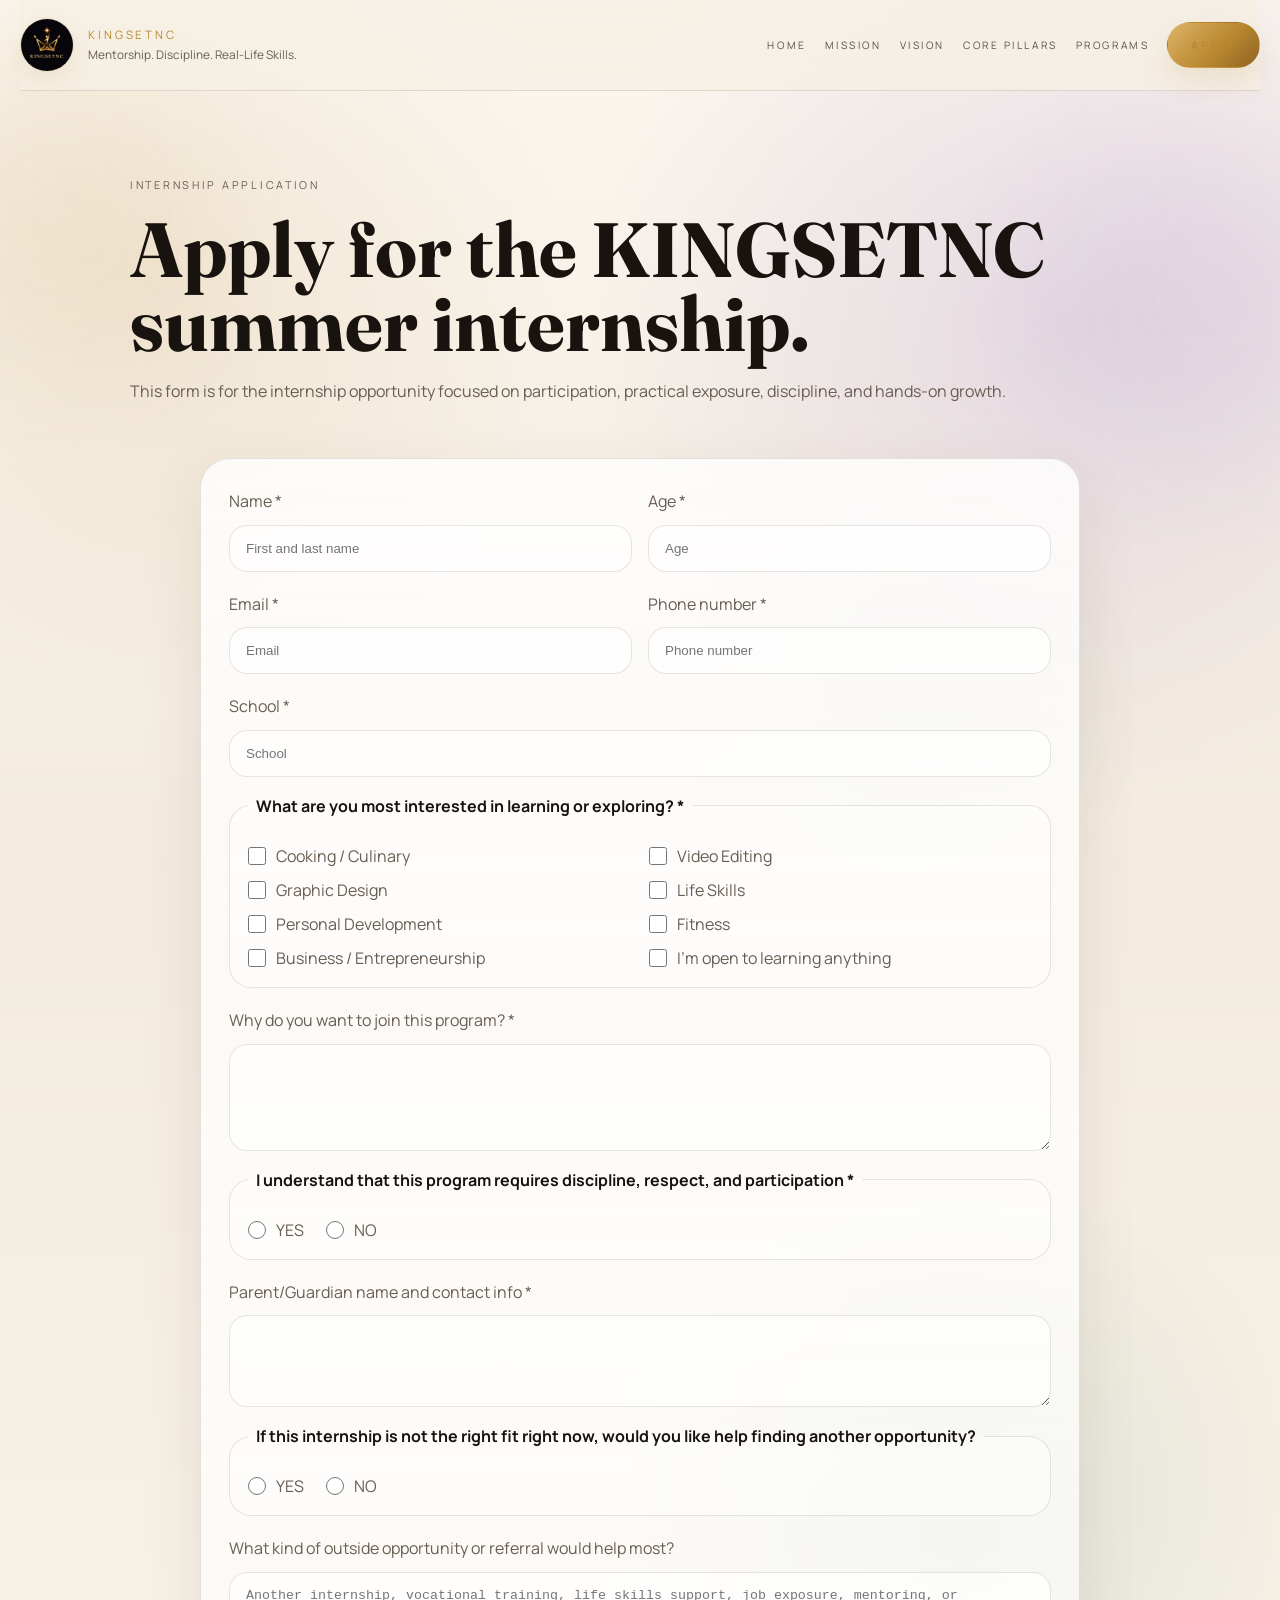
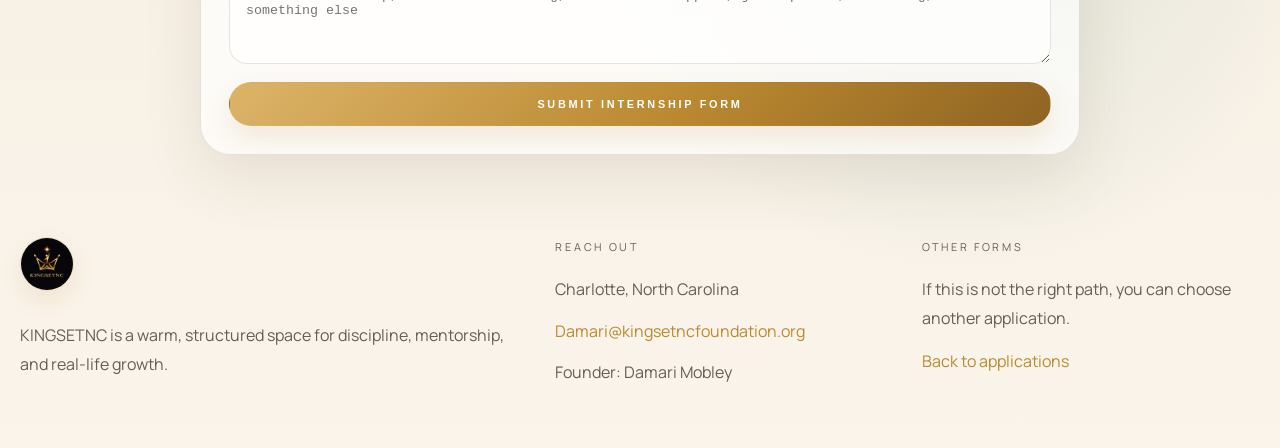
<file: internship-apply.html>
<!DOCTYPE html>
<html lang="en">
  <head><meta charset="UTF-8" /><meta name="viewport" content="width=device-width, initial-scale=1.0" /><title>KINGSETNC | Internship Application</title><link rel="preconnect" href="https://fonts.googleapis.com" /><link rel="preconnect" href="https://fonts.gstatic.com" crossorigin /><link href="https://fonts.googleapis.com/css2?family=Fraunces:opsz,wght@9..144,600;9..144,700&family=Manrope:wght@400;500;600;700;800&display=swap" rel="stylesheet" /><link rel="stylesheet" href="styles.css" /></head>
  <body data-page="apply">
    <div class="aurora aurora-gold"></div><div class="aurora aurora-purple"></div><div class="aurora aurora-green"></div>
    <header class="site-header"><a class="brand" href="index.html"><img src="public/k-logo.png" alt="KINGSETNC logo" /><div><p class="brand-name">KINGSETNC</p><p class="brand-sub">Mentorship. Discipline. Real-Life Skills.</p></div></a><button class="menu-toggle" type="button">Menu</button><nav class="site-nav"><a href="index.html">Home</a><a href="mission.html">Mission</a><a href="vision.html">Vision</a><a href="core-pillars.html">Core Pillars</a><a href="program.html">Programs</a><a class="nav-cta" href="apply.html">Apply</a></nav></header>
    <main>
      <section class="page-hero reveal"><p class="eyebrow">Internship Application</p><h1>Apply for the KINGSETNC summer internship.</h1><p>This form is for the internship opportunity focused on participation, practical exposure, discipline, and hands-on growth.</p></section>
      <section class="apply-layout section-tight">
        <form class="apply-form reveal" action="https://formsubmit.co/Damari@kingsetncfoundation.org" method="POST">
          <input type="hidden" name="_subject" value="KINGSETNC Summer Internship Application" />
          <input type="hidden" name="_captcha" value="false" />
          <input type="hidden" name="Program Interest" value="Summer Internship" />
          <div class="field-row">
            <label><span>Name *</span><input type="text" name="Name" placeholder="First and last name" required /></label>
            <label><span>Age *</span><input type="number" name="Age" placeholder="Age" required /></label>
          </div>
          <div class="field-row">
            <label><span>Email *</span><input type="email" name="Email" placeholder="Email" required /></label>
            <label><span>Phone number *</span><input type="tel" name="Phone Number" placeholder="Phone number" required /></label>
          </div>
          <label><span>School *</span><input type="text" name="School" placeholder="School" required /></label>
          <fieldset><legend>What are you most interested in learning or exploring? *</legend><div class="checks"><label><input type="checkbox" name="Interests" value="Cooking / Culinary" /> Cooking / Culinary</label><label><input type="checkbox" name="Interests" value="Video Editing" /> Video Editing</label><label><input type="checkbox" name="Interests" value="Graphic Design" /> Graphic Design</label><label><input type="checkbox" name="Interests" value="Life Skills" /> Life Skills</label><label><input type="checkbox" name="Interests" value="Personal Development" /> Personal Development</label><label><input type="checkbox" name="Interests" value="Fitness" /> Fitness</label><label><input type="checkbox" name="Interests" value="Business / Entrepreneurship" /> Business / Entrepreneurship</label><label><input type="checkbox" name="Interests" value="Open to learning anything" /> I'm open to learning anything</label></div></fieldset>
          <label><span>Why do you want to join this program? *</span><textarea name="Why Join" rows="5" required></textarea></label>
          <fieldset><legend>I understand that this program requires discipline, respect, and participation *</legend><div class="radios"><label><input type="radio" name="Agreement" value="YES" required /> YES</label><label><input type="radio" name="Agreement" value="NO" required /> NO</label></div></fieldset>
          <label><span>Parent/Guardian name and contact info *</span><textarea name="Parent Guardian Contact" rows="4" required></textarea></label>
          <fieldset><legend>If this internship is not the right fit right now, would you like help finding another opportunity?</legend><div class="radios"><label><input type="radio" name="Referral Help" value="Yes" /> YES</label><label><input type="radio" name="Referral Help" value="No" /> NO</label></div></fieldset>
          <label><span>What kind of outside opportunity or referral would help most?</span><textarea name="Referral Details" rows="4" placeholder="Another internship, vocational training, life skills support, job exposure, mentoring, or something else"></textarea></label>
          <button class="button button-gold" type="submit">Submit internship form</button>
        </form>
      </section>
    </main>
    <footer class="site-footer"><div class="footer-brand"><img src="public/k-logo.png" alt="KINGSETNC logo" /><p>KINGSETNC is a warm, structured space for discipline, mentorship, and real-life growth.</p></div><div><p class="eyebrow">Reach Out</p><p>Charlotte, North Carolina</p><a href="mailto:Damari@kingsetncfoundation.org">Damari@kingsetncfoundation.org</a><p>Founder: Damari Mobley</p></div><div><p class="eyebrow">Other Forms</p><p>If this is not the right path, you can choose another application.</p><a href="apply.html">Back to applications</a></div></footer>
    <script src="script.js"></script>
  </body>
</html>
</file>
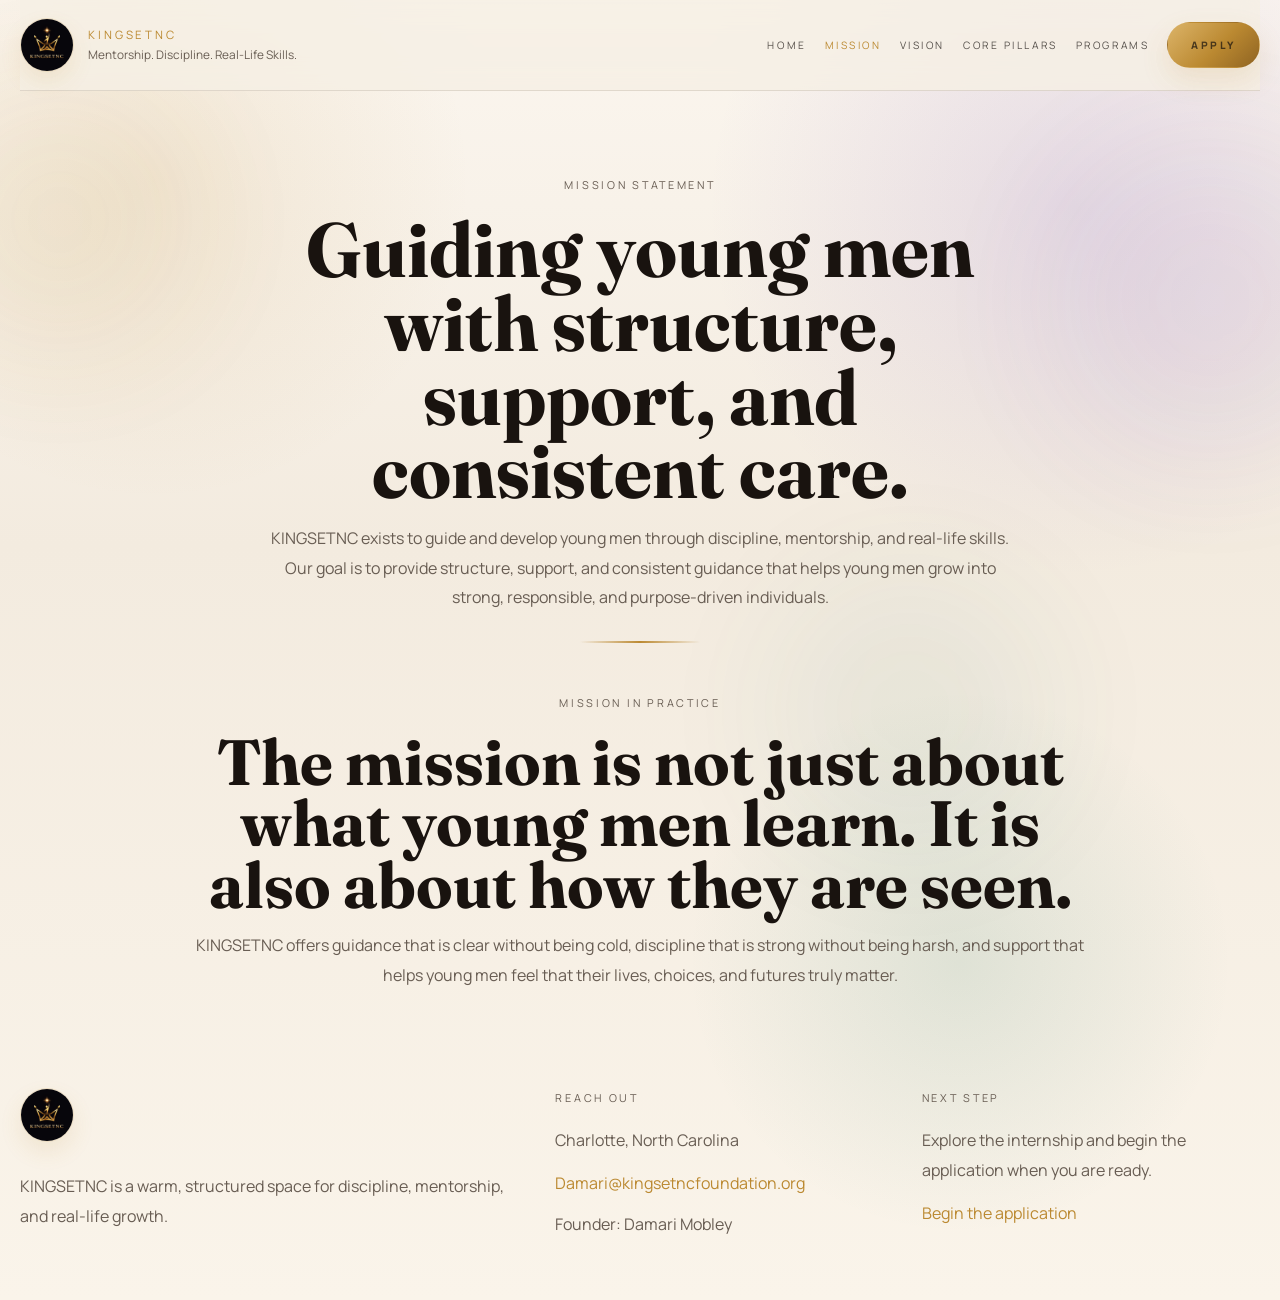
<file: mission.html>
<!DOCTYPE html>
<html lang="en">
  <head>
    <meta charset="UTF-8" />
    <meta name="viewport" content="width=device-width, initial-scale=1.0" />
    <title>KINGSETNC | Mission</title>
    <link rel="preconnect" href="https://fonts.googleapis.com" />
    <link rel="preconnect" href="https://fonts.gstatic.com" crossorigin />
    <link href="https://fonts.googleapis.com/css2?family=Fraunces:opsz,wght@9..144,600;9..144,700&family=Manrope:wght@400;500;600;700;800&display=swap" rel="stylesheet" />
    <link rel="stylesheet" href="styles.css" />
  </head>
  <body data-page="mission">
    <div class="aurora aurora-gold"></div><div class="aurora aurora-purple"></div><div class="aurora aurora-green"></div>
    <header class="site-header">
      <a class="brand" href="index.html"><img src="public/k-logo.png" alt="KINGSETNC logo" /><div><p class="brand-name">KINGSETNC</p><p class="brand-sub">Mentorship. Discipline. Real-Life Skills.</p></div></a>
      <button class="menu-toggle" type="button">Menu</button>
      <nav class="site-nav">
        <a href="index.html">Home</a><a href="mission.html">Mission</a><a href="vision.html">Vision</a><a href="core-pillars.html">Core Pillars</a><a href="program.html">Programs</a><a class="nav-cta" href="apply.html">Apply</a>
      </nav>
    </header>
    <main>
      <section class="page-hero reveal">
        <p class="eyebrow">Mission Statement</p>
        <h1>Guiding young men with structure, support, and consistent care.</h1>
        <p>KINGSETNC exists to guide and develop young men through discipline, mentorship, and real-life skills. Our goal is to provide structure, support, and consistent guidance that helps young men grow into strong, responsible, and purpose-driven individuals.</p>
      </section>
      <section class="editorial section text-only-section">
        <div class="editorial-copy reveal full-width-copy">
          <p class="eyebrow">Mission In Practice</p>
          <h2>The mission is not just about what young men learn. It is also about how they are seen.</h2>
          <p>KINGSETNC offers guidance that is clear without being cold, discipline that is strong without being harsh, and support that helps young men feel that their lives, choices, and futures truly matter.</p>
        </div>
      </section>
    </main>
    <footer class="site-footer"><div class="footer-brand"><img src="public/k-logo.png" alt="KINGSETNC logo" /><p>KINGSETNC is a warm, structured space for discipline, mentorship, and real-life growth.</p></div><div><p class="eyebrow">Reach Out</p><p>Charlotte, North Carolina</p><a href="mailto:Damari@kingsetncfoundation.org">Damari@kingsetncfoundation.org</a><p>Founder: Damari Mobley</p></div><div><p class="eyebrow">Next Step</p><p>Explore the internship and begin the application when you are ready.</p><a href="apply.html">Begin the application</a></div></footer>
    <script src="script.js"></script>
  </body>
</html>
</file>
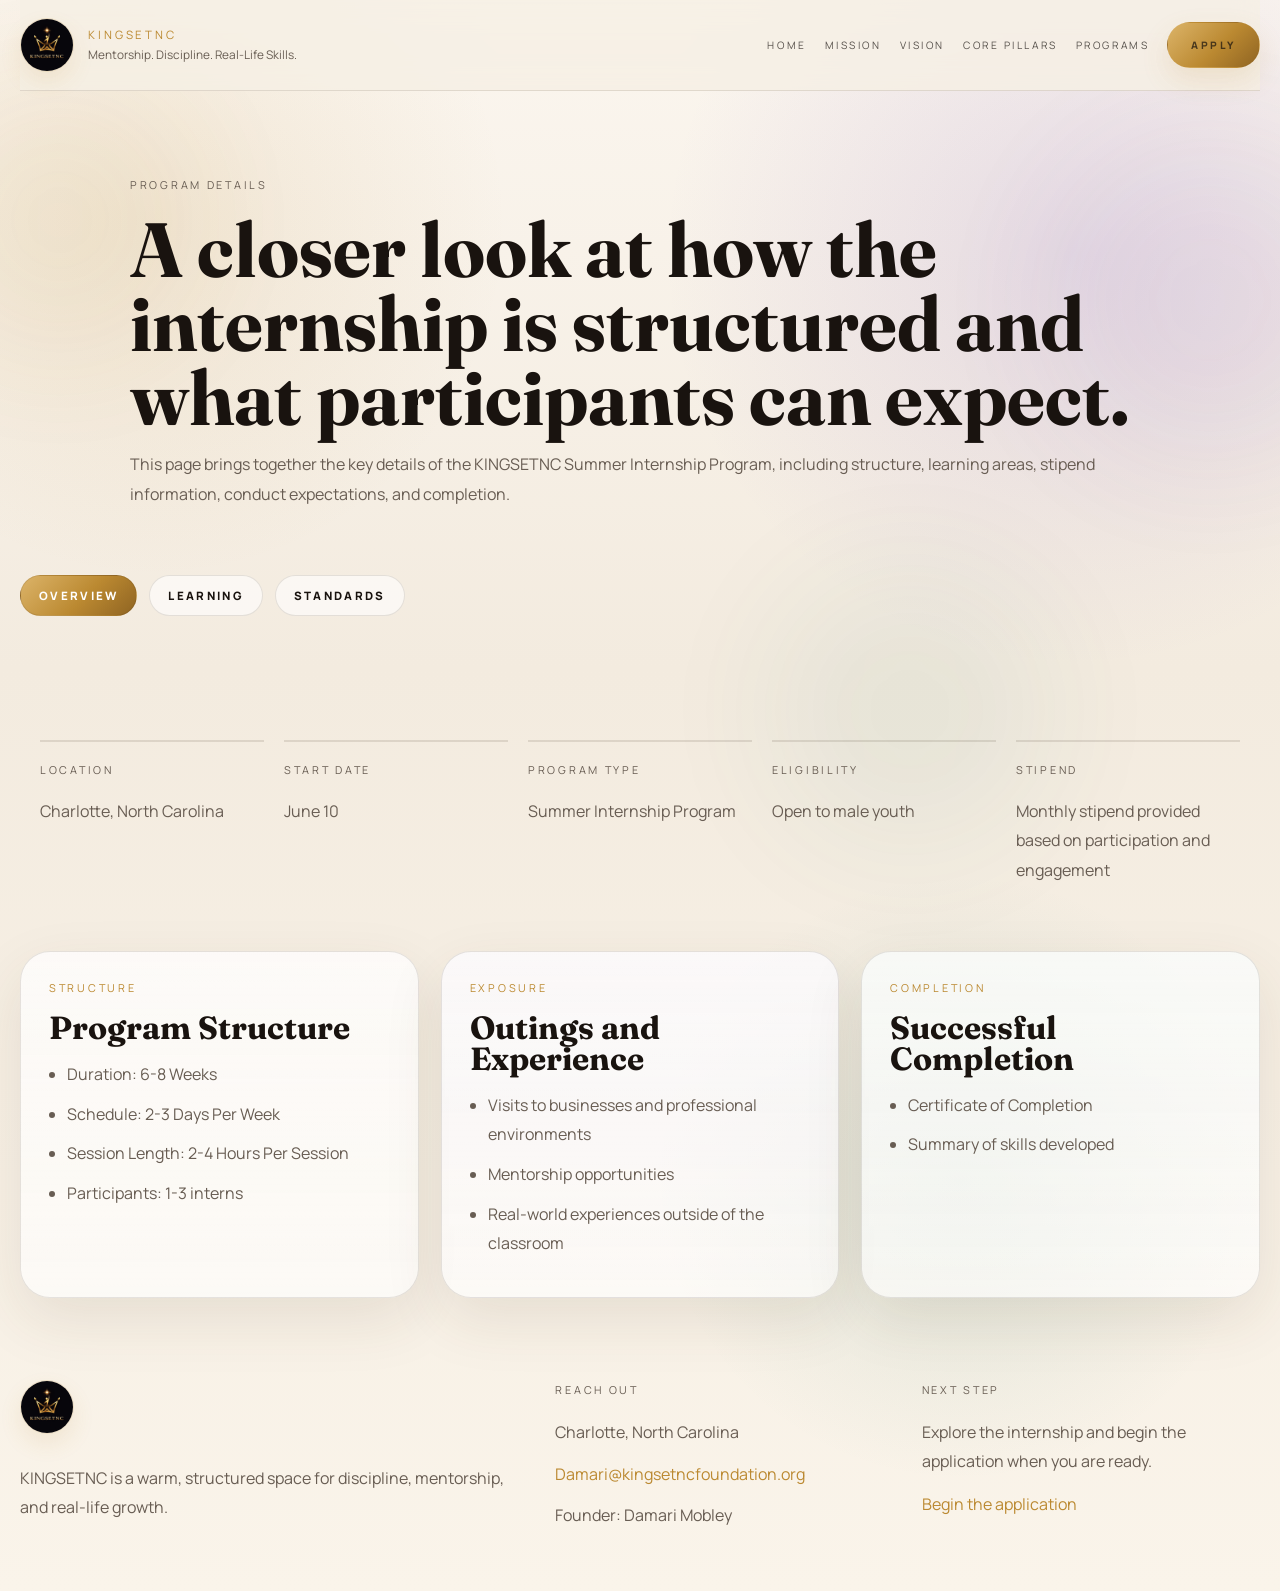
<file: program-details.html>
<!DOCTYPE html>
<html lang="en">
  <head><meta charset="UTF-8" /><meta name="viewport" content="width=device-width, initial-scale=1.0" /><title>KINGSETNC | Program Details</title><link rel="preconnect" href="https://fonts.googleapis.com" /><link rel="preconnect" href="https://fonts.gstatic.com" crossorigin /><link href="https://fonts.googleapis.com/css2?family=Fraunces:opsz,wght@9..144,600;9..144,700&family=Manrope:wght@400;500;600;700;800&display=swap" rel="stylesheet" /><link rel="stylesheet" href="styles.css" /></head>
  <body data-page="program-details">
    <div class="aurora aurora-gold"></div><div class="aurora aurora-purple"></div><div class="aurora aurora-green"></div>
    <header class="site-header"><a class="brand" href="index.html"><img src="public/k-logo.png" alt="KINGSETNC logo" /><div><p class="brand-name">KINGSETNC</p><p class="brand-sub">Mentorship. Discipline. Real-Life Skills.</p></div></a><button class="menu-toggle" type="button">Menu</button><nav class="site-nav"><a href="index.html">Home</a><a href="mission.html">Mission</a><a href="vision.html">Vision</a><a href="core-pillars.html">Core Pillars</a><a href="program.html">Programs</a><a class="nav-cta" href="apply.html">Apply</a></nav></header>
    <main>
      <section class="page-hero reveal"><p class="eyebrow">Program Details</p><h1>A closer look at how the internship is structured and what participants can expect.</h1><p>This page brings together the key details of the KINGSETNC Summer Internship Program, including structure, learning areas, stipend information, conduct expectations, and completion.</p></section>
      <section class="section-tight slide-nav reveal">
        <button class="slide-tab active" data-slide-target="overview">Overview</button>
        <button class="slide-tab" data-slide-target="learning">Learning</button>
        <button class="slide-tab" data-slide-target="standards">Standards</button>
      </section>
      <section class="section slide-deck">
        <div class="slide-panel active" data-slide="overview">
          <div class="details-grid">
            <article class="detail reveal"><p class="eyebrow">Location</p><p>Charlotte, North Carolina</p></article>
            <article class="detail reveal"><p class="eyebrow">Start Date</p><p>June 10</p></article>
            <article class="detail reveal"><p class="eyebrow">Program Type</p><p>Summer Internship Program</p></article>
            <article class="detail reveal"><p class="eyebrow">Eligibility</p><p>Open to male youth</p></article>
            <article class="detail reveal"><p class="eyebrow">Stipend</p><p>Monthly stipend provided based on participation and engagement</p></article>
          </div>
          <div class="list-grid">
            <article class="list-card reveal"><p class="eyebrow">Structure</p><h3>Program Structure</h3><ul><li>Duration: 6-8 Weeks</li><li>Schedule: 2-3 Days Per Week</li><li>Session Length: 2-4 Hours Per Session</li><li>Participants: 1-3 interns</li></ul></article>
            <article class="list-card reveal purple"><p class="eyebrow">Exposure</p><h3>Outings and Experience</h3><ul><li>Visits to businesses and professional environments</li><li>Mentorship opportunities</li><li>Real-world experiences outside of the classroom</li></ul></article>
            <article class="list-card reveal green"><p class="eyebrow">Completion</p><h3>Successful Completion</h3><ul><li>Certificate of Completion</li><li>Summary of skills developed</li></ul></article>
          </div>
        </div>
        <div class="slide-panel" data-slide="learning">
          <div class="list-grid">
            <article class="list-card reveal purple"><p class="eyebrow">Digital Skills</p><h3>Creative and Digital Learning</h3><ul><li>Video editing</li><li>Basic graphic design</li><li>Computer troubleshooting</li><li>Introduction to digital tools</li></ul></article>
            <article class="list-card reveal green"><p class="eyebrow">Life Skills</p><h3>Everyday Growth</h3><ul><li>Cooking and meal preparation</li><li>Communication and confidence</li><li>Time management</li><li>Discipline and accountability</li></ul></article>
            <article class="list-card reveal"><p class="eyebrow">Practical Development</p><h3>Hands-On Practice</h3><ul><li>Problem-solving</li><li>Task completion</li><li>Learning and applying new skills</li></ul></article>
          </div>
        </div>
        <div class="slide-panel" data-slide="standards">
          <div class="list-grid">
            <article class="list-card reveal green"><p class="eyebrow">Stipend</p><h3>Why It Is Provided</h3><ul><li>Encourage commitment and responsibility</li><li>Reward consistency and effort</li><li>Reinforce accountability and participation</li></ul></article>
            <article class="list-card reveal"><p class="eyebrow">Requirements</p><h3>Stipend Requirements</h3><ul><li>Attend scheduled sessions consistently</li><li>Actively participate in all activities</li><li>Complete assigned tasks and projects</li><li>Maintain respectful and appropriate behavior</li></ul></article>
            <article class="list-card reveal purple"><p class="eyebrow">Conduct</p><h3>Behavior and Conduct</h3><ul><li>Show respect to mentors, peers, and all environments</li><li>Follow instructions and program guidelines</li><li>Maintain a positive and teachable attitude</li><li>Represent KINGSETNC with integrity at all times</li></ul></article>
          </div>
          <section class="classification reveal">
            <p class="eyebrow">Program Classification</p>
            <p>The KINGSETNC Summer Internship Program is a youth development and mentorship program. Participants are not employees of KINGSETNC. Any stipend provided is for participation, engagement, and completion of program activities, not wages for employment.</p>
            <p class="eyebrow top-gap">Removal From Program</p>
            <ul><li>Disrespectful behavior</li><li>Repeated failure to follow instructions</li><li>Legal trouble or unlawful activity</li></ul>
          </section>
        </div>
      </section>
    </main>
    <footer class="site-footer"><div class="footer-brand"><img src="public/k-logo.png" alt="KINGSETNC logo" /><p>KINGSETNC is a warm, structured space for discipline, mentorship, and real-life growth.</p></div><div><p class="eyebrow">Reach Out</p><p>Charlotte, North Carolina</p><a href="mailto:Damari@kingsetncfoundation.org">Damari@kingsetncfoundation.org</a><p>Founder: Damari Mobley</p></div><div><p class="eyebrow">Next Step</p><p>Explore the internship and begin the application when you are ready.</p><a href="apply.html">Begin the application</a></div></footer>
    <script src="script.js"></script>
  </body>
</html>
</file>
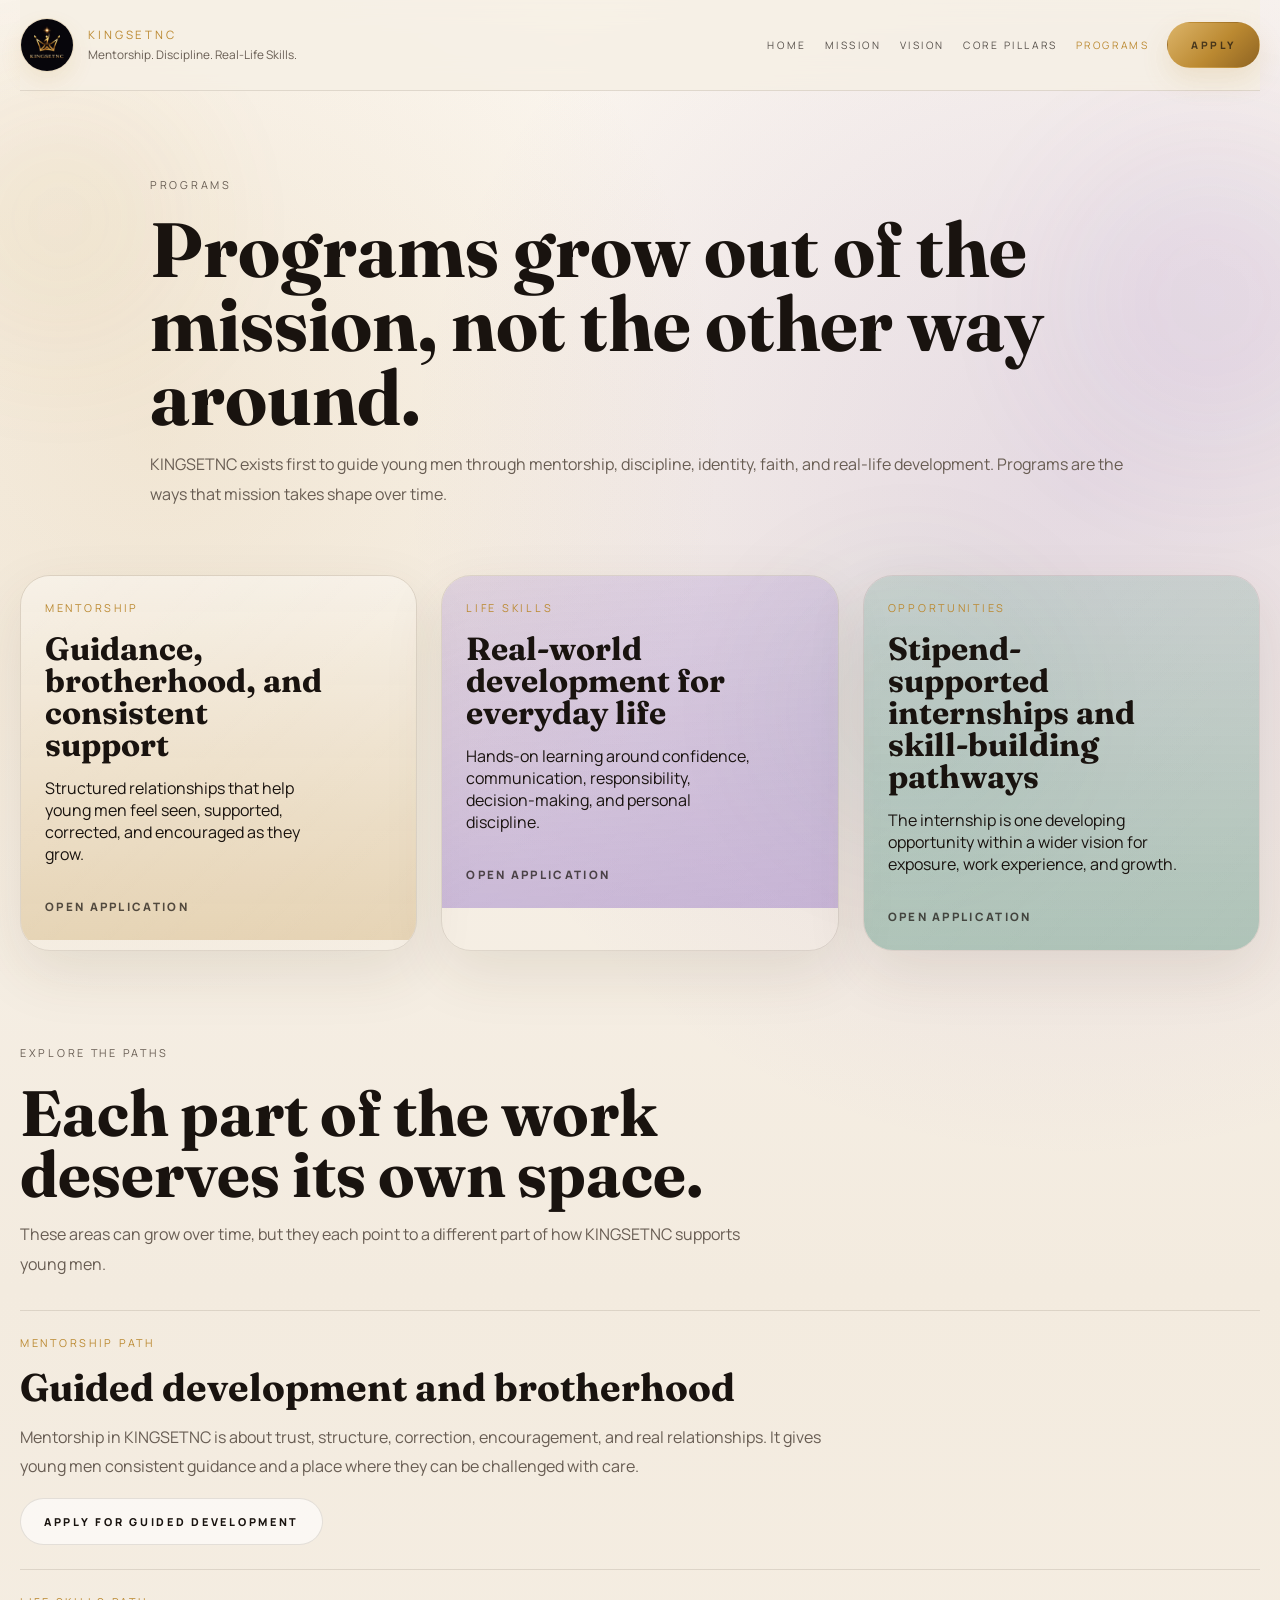
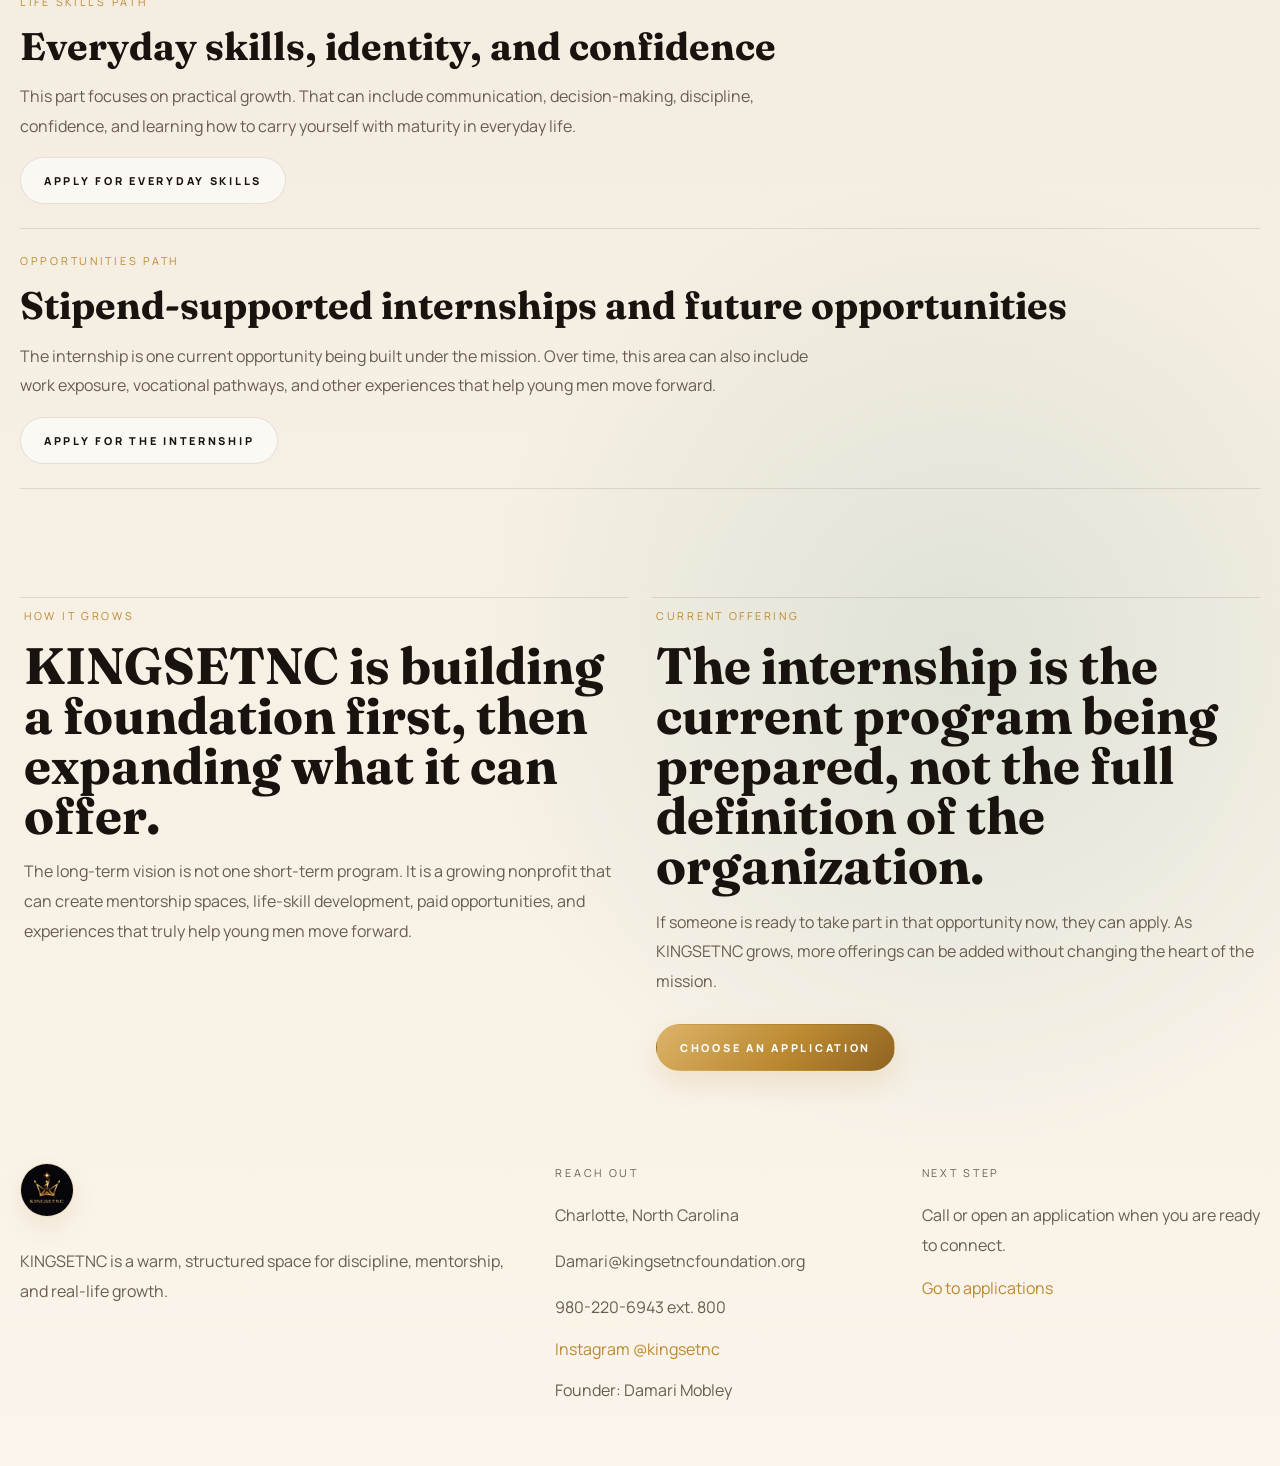
<file: program.html>
<!DOCTYPE html>
<html lang="en">
  <head><meta charset="UTF-8" /><meta name="viewport" content="width=device-width, initial-scale=1.0" /><title>KINGSETNC | Programs</title><link rel="preconnect" href="https://fonts.googleapis.com" /><link rel="preconnect" href="https://fonts.gstatic.com" crossorigin /><link href="https://fonts.googleapis.com/css2?family=Fraunces:opsz,wght@9..144,600;9..144,700&family=Manrope:wght@400;500;600;700;800&display=swap" rel="stylesheet" /><link rel="stylesheet" href="styles.css" /></head>
  <body data-page="program">
    <div class="aurora aurora-gold"></div><div class="aurora aurora-purple"></div><div class="aurora aurora-green"></div>
    <header class="site-header"><a class="brand" href="index.html"><img src="public/k-logo.png" alt="KINGSETNC logo" /><div><p class="brand-name">KINGSETNC</p><p class="brand-sub">Mentorship. Discipline. Real-Life Skills.</p></div></a><button class="menu-toggle" type="button">Menu</button><nav class="site-nav"><a href="index.html">Home</a><a href="mission.html">Mission</a><a href="vision.html">Vision</a><a href="core-pillars.html">Core Pillars</a><a href="program.html">Programs</a><a class="nav-cta" href="apply.html">Apply</a></nav></header>
    <main>
      <section class="page-hero reveal"><p class="eyebrow">Programs</p><h1>Programs grow out of the mission, not the other way around.</h1><p>KINGSETNC exists first to guide young men through mentorship, discipline, identity, faith, and real-life development. Programs are the ways that mission takes shape over time.</p></section>
      <section class="program-overview section">
        <a class="program-card reveal program-link-card" href="guided-development-apply.html">
          <div class="program-media media-gold">
            <div class="media-copy">
              <p class="eyebrow">Mentorship</p>
              <h3>Guidance, brotherhood, and consistent support</h3>
              <p>Structured relationships that help young men feel seen, supported, corrected, and encouraged as they grow.</p>
              <span class="card-link-note">Open application</span>
            </div>
          </div>
        </a>
        <a class="program-card reveal program-link-card" href="everyday-skills-apply.html">
          <div class="program-media media-purple">
            <div class="media-copy">
              <p class="eyebrow">Life Skills</p>
              <h3>Real-world development for everyday life</h3>
              <p>Hands-on learning around confidence, communication, responsibility, decision-making, and personal discipline.</p>
              <span class="card-link-note">Open application</span>
            </div>
          </div>
        </a>
        <a class="program-card reveal program-link-card" href="internship-apply.html">
          <div class="program-media media-green">
            <div class="media-copy">
              <p class="eyebrow">Opportunities</p>
              <h3>Stipend-supported internships and skill-building pathways</h3>
              <p>The internship is one developing opportunity within a wider vision for exposure, work experience, and growth.</p>
              <span class="card-link-note">Open application</span>
            </div>
          </div>
        </a>
      </section>
      <section class="section program-paths">
        <div class="section-heading reveal">
          <p class="eyebrow">Explore The Paths</p>
          <h2>Each part of the work deserves its own space.</h2>
          <p>These areas can grow over time, but they each point to a different part of how KINGSETNC supports young men.</p>
        </div>
        <div class="program-path reveal" id="mentorship-path">
          <p class="eyebrow">Mentorship Path</p>
          <h3>Guided development and brotherhood</h3>
          <p>Mentorship in KINGSETNC is about trust, structure, correction, encouragement, and real relationships. It gives young men consistent guidance and a place where they can be challenged with care.</p>
          <a class="button button-ghost" href="guided-development-apply.html">Apply for guided development</a>
        </div>
        <div class="program-path reveal" id="life-skills-path">
          <p class="eyebrow">Life Skills Path</p>
          <h3>Everyday skills, identity, and confidence</h3>
          <p>This part focuses on practical growth. That can include communication, decision-making, discipline, confidence, and learning how to carry yourself with maturity in everyday life.</p>
          <a class="button button-ghost" href="everyday-skills-apply.html">Apply for everyday skills</a>
        </div>
        <div class="program-path reveal" id="opportunities-path">
          <p class="eyebrow">Opportunities Path</p>
          <h3>Stipend-supported internships and future opportunities</h3>
          <p>The internship is one current opportunity being built under the mission. Over time, this area can also include work exposure, vocational pathways, and other experiences that help young men move forward.</p>
          <a class="button button-ghost" href="internship-apply.html">Apply for the internship</a>
        </div>
      </section>
      <section class="section split-callout">
        <div class="split-panel reveal">
          <p class="eyebrow">How It Grows</p>
          <h2>KINGSETNC is building a foundation first, then expanding what it can offer.</h2>
          <p>The long-term vision is not one short-term program. It is a growing nonprofit that can create mentorship spaces, life-skill development, paid opportunities, and experiences that truly help young men move forward.</p>
        </div>
        <div class="split-panel reveal split-soft">
          <p class="eyebrow">Current Offering</p>
          <h2>The internship is the current program being prepared, not the full definition of the organization.</h2>
          <p>If someone is ready to take part in that opportunity now, they can apply. As KINGSETNC grows, more offerings can be added without changing the heart of the mission.</p>
          <div class="button-row"><a class="button button-gold" href="apply.html">Choose an application</a></div>
        </div>
      </section>
    </main>
    <footer class="site-footer"><div class="footer-brand"><img src="public/k-logo.png" alt="KINGSETNC logo" /><p>KINGSETNC is a warm, structured space for discipline, mentorship, and real-life growth.</p></div><div><p class="eyebrow">Reach Out</p><p>Charlotte, North Carolina</p><p>Damari@kingsetncfoundation.org</p><p>980-220-6943 ext. 800</p><a href="https://www.instagram.com/kingsetnc/" target="_blank" rel="noreferrer">Instagram @kingsetnc</a><p>Founder: Damari Mobley</p></div><div><p class="eyebrow">Next Step</p><p>Call or open an application when you are ready to connect.</p><a href="apply.html">Go to applications</a></div></footer>
    <script src="script.js"></script>
  </body>
</html>
</file>
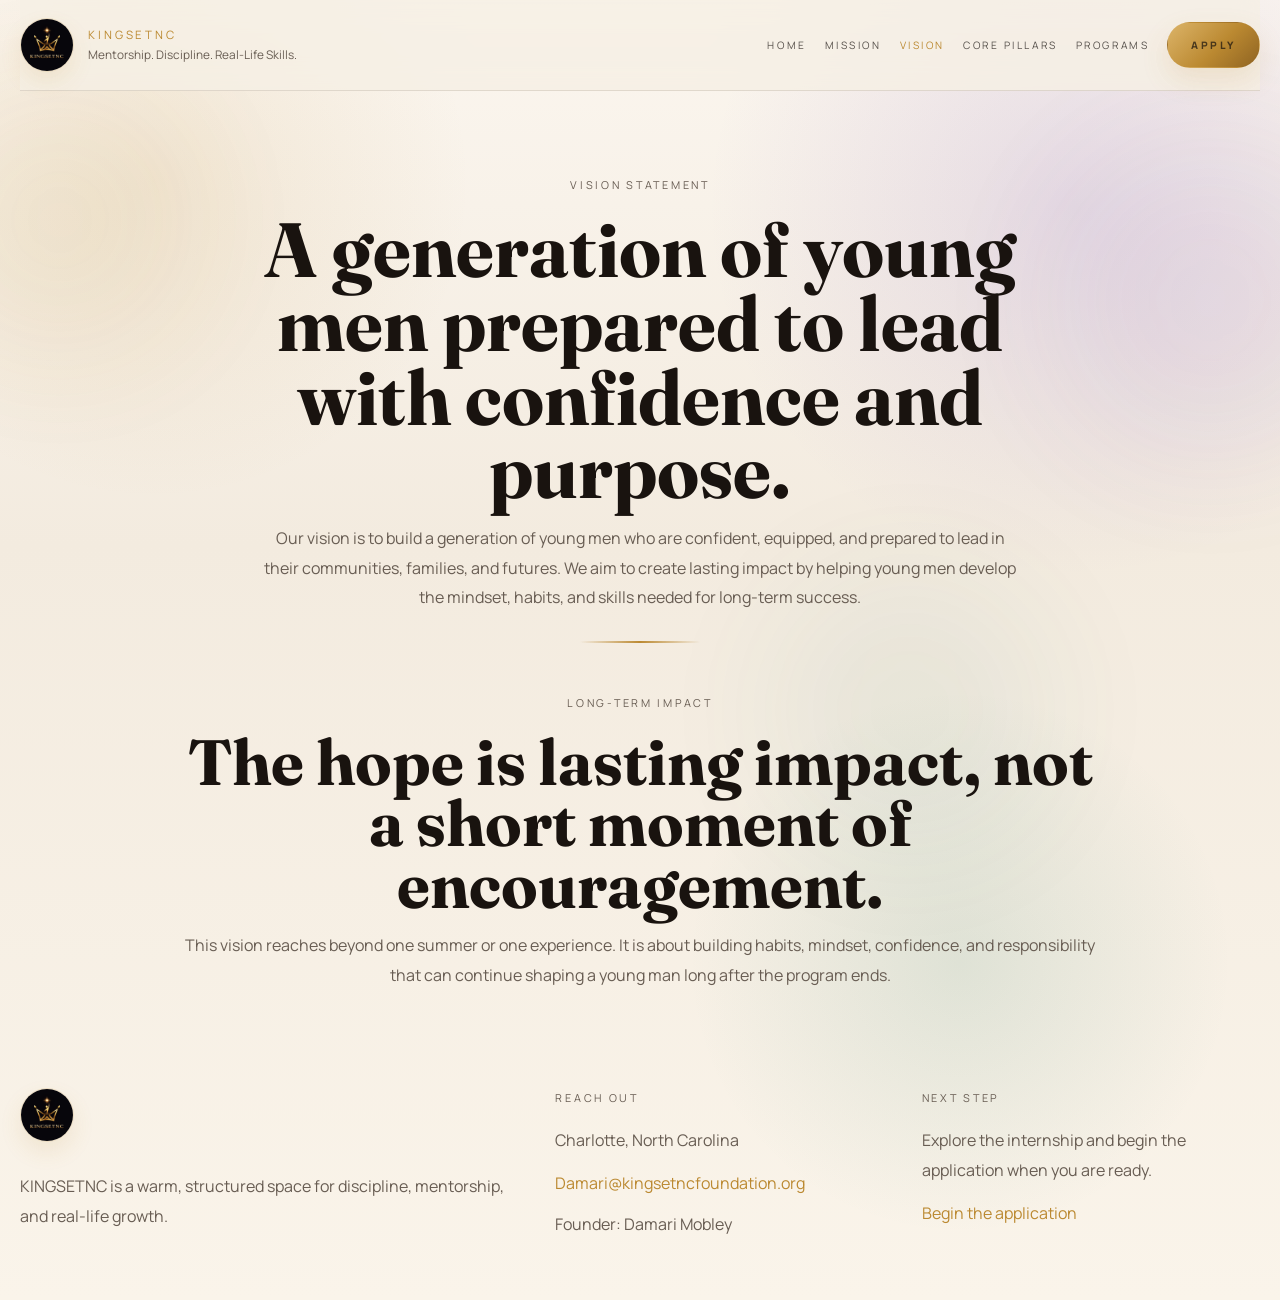
<file: vision.html>
<!DOCTYPE html>
<html lang="en">
  <head><meta charset="UTF-8" /><meta name="viewport" content="width=device-width, initial-scale=1.0" /><title>KINGSETNC | Vision</title><link rel="preconnect" href="https://fonts.googleapis.com" /><link rel="preconnect" href="https://fonts.gstatic.com" crossorigin /><link href="https://fonts.googleapis.com/css2?family=Fraunces:opsz,wght@9..144,600;9..144,700&family=Manrope:wght@400;500;600;700;800&display=swap" rel="stylesheet" /><link rel="stylesheet" href="styles.css" /></head>
  <body data-page="vision">
    <div class="aurora aurora-gold"></div><div class="aurora aurora-purple"></div><div class="aurora aurora-green"></div>
    <header class="site-header"><a class="brand" href="index.html"><img src="public/k-logo.png" alt="KINGSETNC logo" /><div><p class="brand-name">KINGSETNC</p><p class="brand-sub">Mentorship. Discipline. Real-Life Skills.</p></div></a><button class="menu-toggle" type="button">Menu</button><nav class="site-nav"><a href="index.html">Home</a><a href="mission.html">Mission</a><a href="vision.html">Vision</a><a href="core-pillars.html">Core Pillars</a><a href="program.html">Programs</a><a class="nav-cta" href="apply.html">Apply</a></nav></header>
    <main>
      <section class="page-hero reveal"><p class="eyebrow">Vision Statement</p><h1>A generation of young men prepared to lead with confidence and purpose.</h1><p>Our vision is to build a generation of young men who are confident, equipped, and prepared to lead in their communities, families, and futures. We aim to create lasting impact by helping young men develop the mindset, habits, and skills needed for long-term success.</p></section>
      <section class="editorial section text-only-section"><div class="editorial-copy reveal full-width-copy"><p class="eyebrow">Long-Term Impact</p><h2>The hope is lasting impact, not a short moment of encouragement.</h2><p>This vision reaches beyond one summer or one experience. It is about building habits, mindset, confidence, and responsibility that can continue shaping a young man long after the program ends.</p></div></section>
    </main>
    <footer class="site-footer"><div class="footer-brand"><img src="public/k-logo.png" alt="KINGSETNC logo" /><p>KINGSETNC is a warm, structured space for discipline, mentorship, and real-life growth.</p></div><div><p class="eyebrow">Reach Out</p><p>Charlotte, North Carolina</p><a href="mailto:Damari@kingsetncfoundation.org">Damari@kingsetncfoundation.org</a><p>Founder: Damari Mobley</p></div><div><p class="eyebrow">Next Step</p><p>Explore the internship and begin the application when you are ready.</p><a href="apply.html">Begin the application</a></div></footer>
    <script src="script.js"></script>
  </body>
</html>
</file>
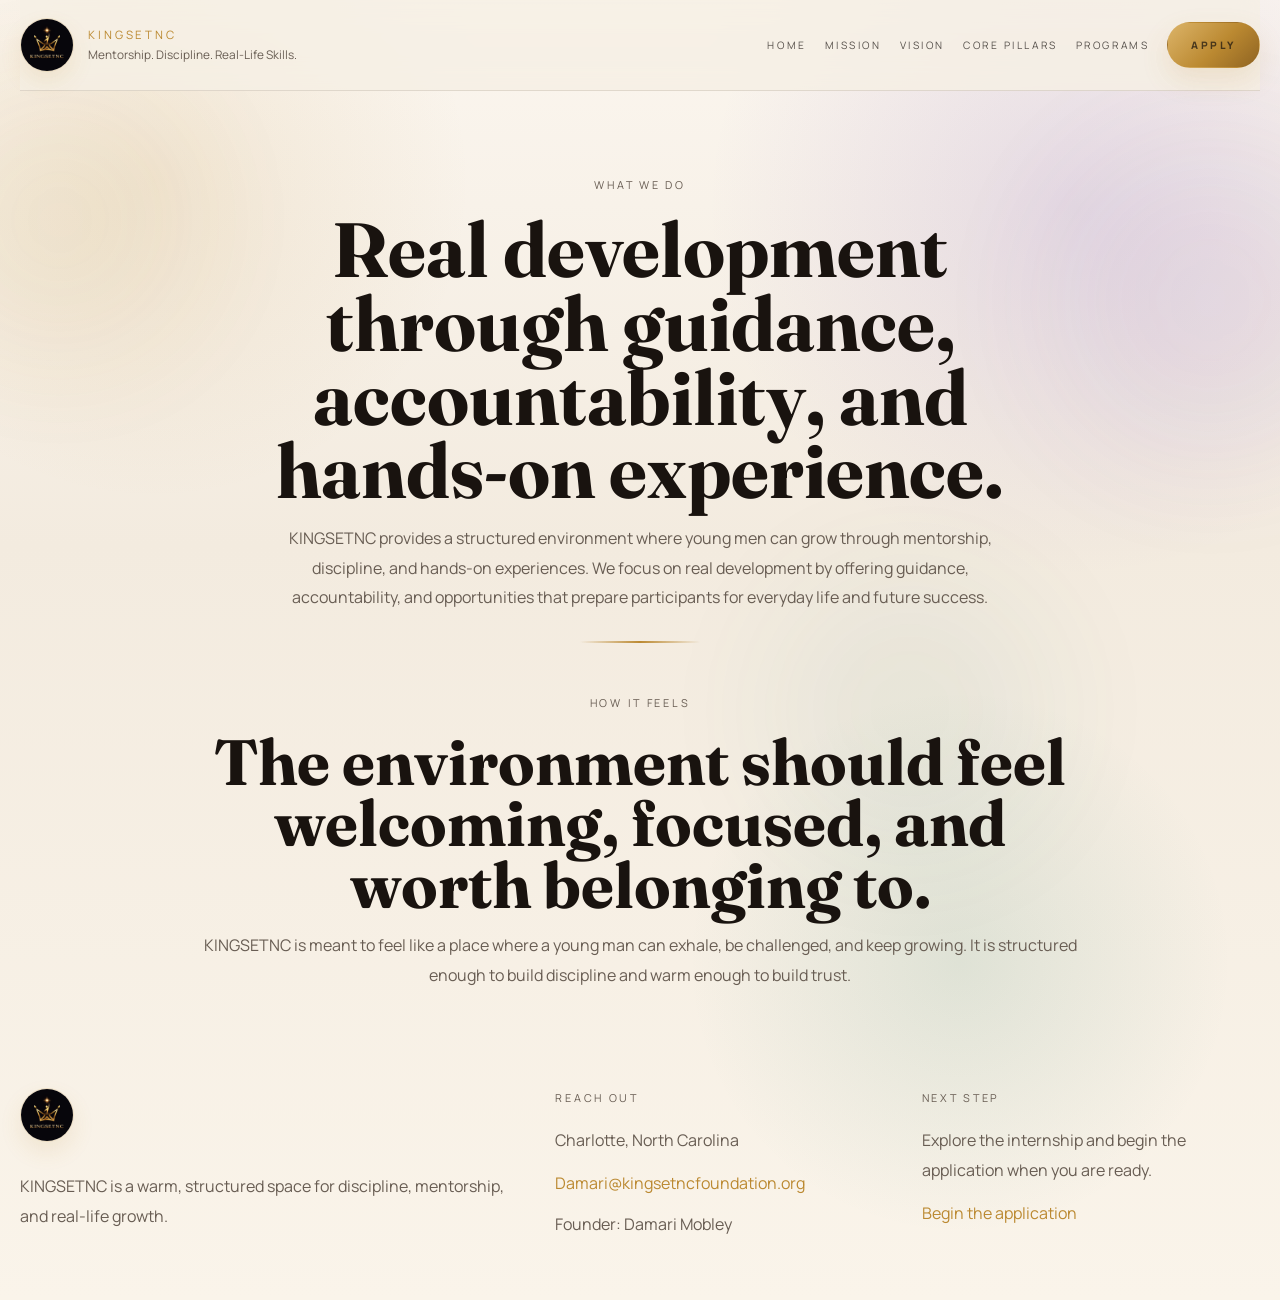
<file: what-we-do.html>
<!DOCTYPE html>
<html lang="en">
  <head><meta charset="UTF-8" /><meta name="viewport" content="width=device-width, initial-scale=1.0" /><title>KINGSETNC | What We Do</title><link rel="preconnect" href="https://fonts.googleapis.com" /><link rel="preconnect" href="https://fonts.gstatic.com" crossorigin /><link href="https://fonts.googleapis.com/css2?family=Fraunces:opsz,wght@9..144,600;9..144,700&family=Manrope:wght@400;500;600;700;800&display=swap" rel="stylesheet" /><link rel="stylesheet" href="styles.css" /></head>
  <body data-page="what-we-do">
    <div class="aurora aurora-gold"></div><div class="aurora aurora-purple"></div><div class="aurora aurora-green"></div>
    <header class="site-header"><a class="brand" href="index.html"><img src="public/k-logo.png" alt="KINGSETNC logo" /><div><p class="brand-name">KINGSETNC</p><p class="brand-sub">Mentorship. Discipline. Real-Life Skills.</p></div></a><button class="menu-toggle" type="button">Menu</button><nav class="site-nav"><a href="index.html">Home</a><a href="mission.html">Mission</a><a href="vision.html">Vision</a><a href="core-pillars.html">Core Pillars</a><a href="program.html">Programs</a><a class="nav-cta" href="apply.html">Apply</a></nav></header>
    <main>
      <section class="page-hero reveal"><p class="eyebrow">What We Do</p><h1>Real development through guidance, accountability, and hands-on experience.</h1><p>KINGSETNC provides a structured environment where young men can grow through mentorship, discipline, and hands-on experiences. We focus on real development by offering guidance, accountability, and opportunities that prepare participants for everyday life and future success.</p></section>
      <section class="editorial section text-only-section"><div class="editorial-copy reveal full-width-copy"><p class="eyebrow">How It Feels</p><h2>The environment should feel welcoming, focused, and worth belonging to.</h2><p>KINGSETNC is meant to feel like a place where a young man can exhale, be challenged, and keep growing. It is structured enough to build discipline and warm enough to build trust.</p></div></section>
    </main>
    <footer class="site-footer"><div class="footer-brand"><img src="public/k-logo.png" alt="KINGSETNC logo" /><p>KINGSETNC is a warm, structured space for discipline, mentorship, and real-life growth.</p></div><div><p class="eyebrow">Reach Out</p><p>Charlotte, North Carolina</p><a href="mailto:Damari@kingsetncfoundation.org">Damari@kingsetncfoundation.org</a><p>Founder: Damari Mobley</p></div><div><p class="eyebrow">Next Step</p><p>Explore the internship and begin the application when you are ready.</p><a href="apply.html">Begin the application</a></div></footer>
    <script src="script.js"></script>
  </body>
</html>
</file>
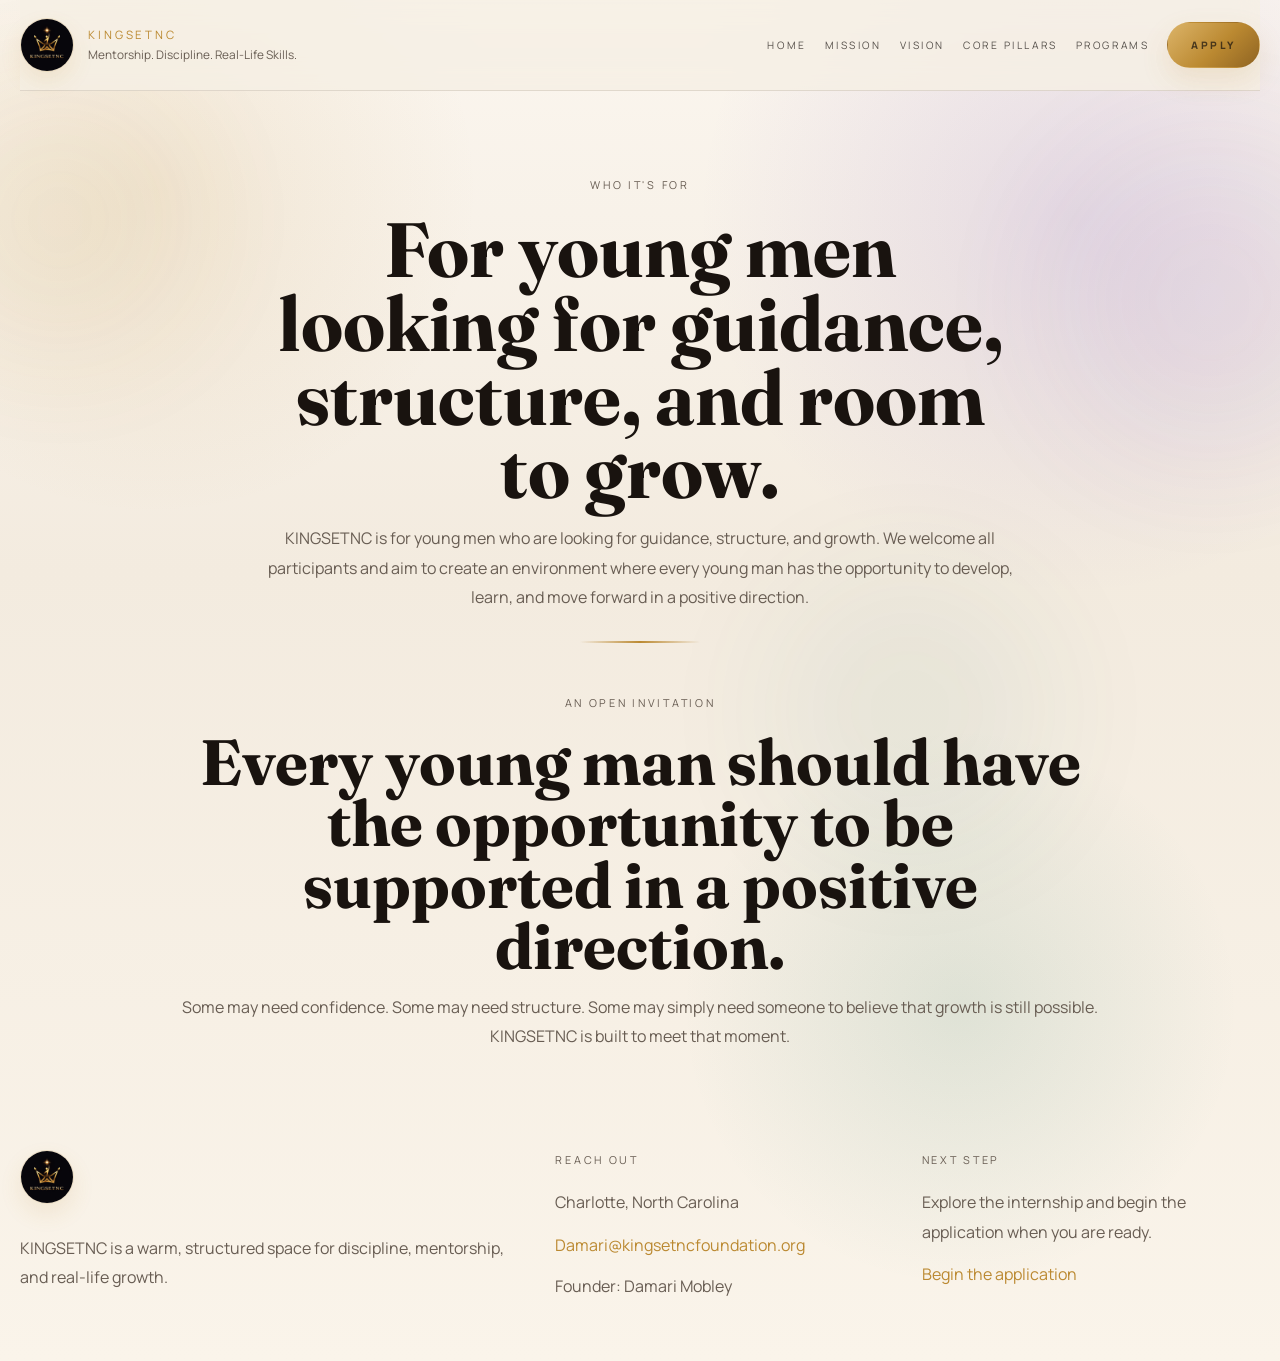
<file: who-its-for.html>
<!DOCTYPE html>
<html lang="en">
  <head><meta charset="UTF-8" /><meta name="viewport" content="width=device-width, initial-scale=1.0" /><title>KINGSETNC | Who It's For</title><link rel="preconnect" href="https://fonts.googleapis.com" /><link rel="preconnect" href="https://fonts.gstatic.com" crossorigin /><link href="https://fonts.googleapis.com/css2?family=Fraunces:opsz,wght@9..144,600;9..144,700&family=Manrope:wght@400;500;600;700;800&display=swap" rel="stylesheet" /><link rel="stylesheet" href="styles.css" /></head>
  <body data-page="who-its-for">
    <div class="aurora aurora-gold"></div><div class="aurora aurora-purple"></div><div class="aurora aurora-green"></div>
    <header class="site-header"><a class="brand" href="index.html"><img src="public/k-logo.png" alt="KINGSETNC logo" /><div><p class="brand-name">KINGSETNC</p><p class="brand-sub">Mentorship. Discipline. Real-Life Skills.</p></div></a><button class="menu-toggle" type="button">Menu</button><nav class="site-nav"><a href="index.html">Home</a><a href="mission.html">Mission</a><a href="vision.html">Vision</a><a href="core-pillars.html">Core Pillars</a><a href="program.html">Programs</a><a class="nav-cta" href="apply.html">Apply</a></nav></header>
    <main>
      <section class="page-hero reveal"><p class="eyebrow">Who It's For</p><h1>For young men looking for guidance, structure, and room to grow.</h1><p>KINGSETNC is for young men who are looking for guidance, structure, and growth. We welcome all participants and aim to create an environment where every young man has the opportunity to develop, learn, and move forward in a positive direction.</p></section>
      <section class="editorial section text-only-section"><div class="editorial-copy reveal full-width-copy"><p class="eyebrow">An Open Invitation</p><h2>Every young man should have the opportunity to be supported in a positive direction.</h2><p>Some may need confidence. Some may need structure. Some may simply need someone to believe that growth is still possible. KINGSETNC is built to meet that moment.</p></div></section>
    </main>
    <footer class="site-footer"><div class="footer-brand"><img src="public/k-logo.png" alt="KINGSETNC logo" /><p>KINGSETNC is a warm, structured space for discipline, mentorship, and real-life growth.</p></div><div><p class="eyebrow">Reach Out</p><p>Charlotte, North Carolina</p><a href="mailto:Damari@kingsetncfoundation.org">Damari@kingsetncfoundation.org</a><p>Founder: Damari Mobley</p></div><div><p class="eyebrow">Next Step</p><p>Explore the internship and begin the application when you are ready.</p><a href="apply.html">Begin the application</a></div></footer>
    <script src="script.js"></script>
  </body>
</html>
</file>
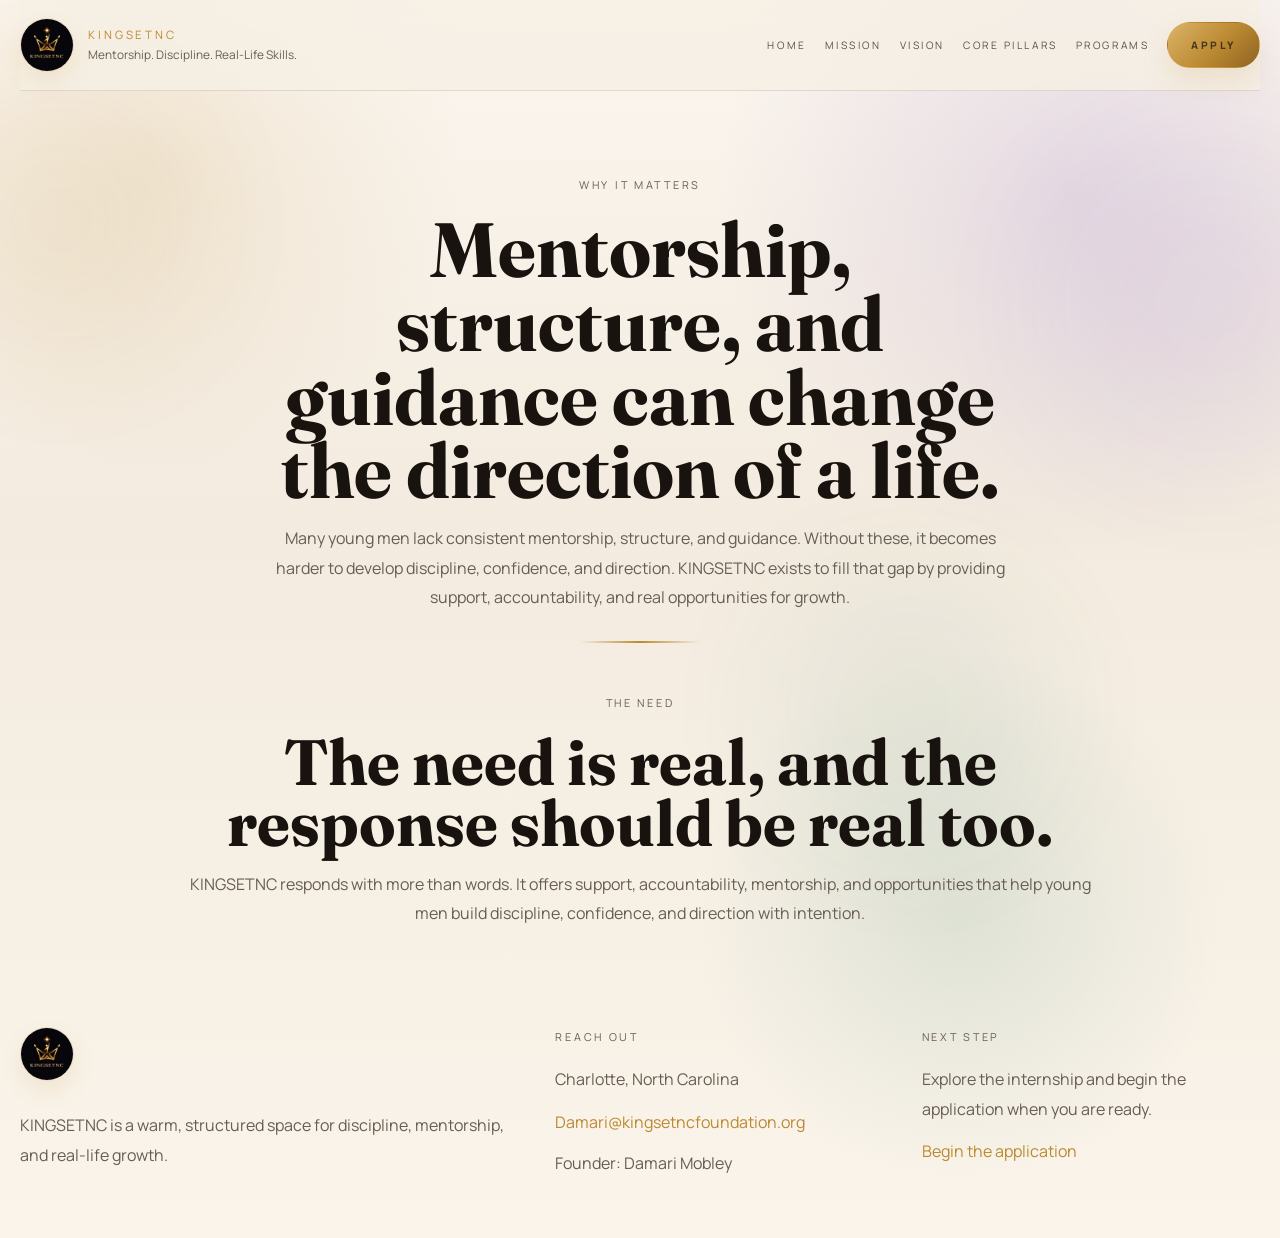
<file: why-it-matters.html>
<!DOCTYPE html>
<html lang="en">
  <head><meta charset="UTF-8" /><meta name="viewport" content="width=device-width, initial-scale=1.0" /><title>KINGSETNC | Why It Matters</title><link rel="preconnect" href="https://fonts.googleapis.com" /><link rel="preconnect" href="https://fonts.gstatic.com" crossorigin /><link href="https://fonts.googleapis.com/css2?family=Fraunces:opsz,wght@9..144,600;9..144,700&family=Manrope:wght@400;500;600;700;800&display=swap" rel="stylesheet" /><link rel="stylesheet" href="styles.css" /></head>
  <body data-page="why-it-matters">
    <div class="aurora aurora-gold"></div><div class="aurora aurora-purple"></div><div class="aurora aurora-green"></div>
    <header class="site-header"><a class="brand" href="index.html"><img src="public/k-logo.png" alt="KINGSETNC logo" /><div><p class="brand-name">KINGSETNC</p><p class="brand-sub">Mentorship. Discipline. Real-Life Skills.</p></div></a><button class="menu-toggle" type="button">Menu</button><nav class="site-nav"><a href="index.html">Home</a><a href="mission.html">Mission</a><a href="vision.html">Vision</a><a href="core-pillars.html">Core Pillars</a><a href="program.html">Programs</a><a class="nav-cta" href="apply.html">Apply</a></nav></header>
    <main>
      <section class="page-hero reveal"><p class="eyebrow">Why It Matters</p><h1>Mentorship, structure, and guidance can change the direction of a life.</h1><p>Many young men lack consistent mentorship, structure, and guidance. Without these, it becomes harder to develop discipline, confidence, and direction. KINGSETNC exists to fill that gap by providing support, accountability, and real opportunities for growth.</p></section>
      <section class="editorial section text-only-section"><div class="editorial-copy reveal full-width-copy"><p class="eyebrow">The Need</p><h2>The need is real, and the response should be real too.</h2><p>KINGSETNC responds with more than words. It offers support, accountability, mentorship, and opportunities that help young men build discipline, confidence, and direction with intention.</p></div></section>
    </main>
    <footer class="site-footer"><div class="footer-brand"><img src="public/k-logo.png" alt="KINGSETNC logo" /><p>KINGSETNC is a warm, structured space for discipline, mentorship, and real-life growth.</p></div><div><p class="eyebrow">Reach Out</p><p>Charlotte, North Carolina</p><a href="mailto:Damari@kingsetncfoundation.org">Damari@kingsetncfoundation.org</a><p>Founder: Damari Mobley</p></div><div><p class="eyebrow">Next Step</p><p>Explore the internship and begin the application when you are ready.</p><a href="apply.html">Begin the application</a></div></footer>
    <script src="script.js"></script>
  </body>
</html>
</file>
<file: styles.css>
:root {
  --cream: #f6efe4;
  --cream-deep: #eadfcd;
  --paper: rgba(255, 251, 245, 0.78);
  --paper-strong: rgba(255, 251, 245, 0.92);
  --line: rgba(58, 42, 24, 0.12);
  --ink: #19130f;
  --muted: #685d53;
  --gold: #bb8931;
  --purple: #7750bb;
  --green: #2f7c65;
  --shadow: 0 22px 60px rgba(82, 59, 28, 0.1);
}

* { box-sizing: border-box; }
html { scroll-behavior: smooth; }
body {
  margin: 0;
  min-width: 320px;
  color: var(--ink);
  font-family: "Manrope", sans-serif;
  background:
    radial-gradient(circle at 12% 14%, rgba(187,137,49,.12), transparent 20%),
    radial-gradient(circle at 84% 16%, rgba(119,80,187,.15), transparent 24%),
    radial-gradient(circle at 75% 74%, rgba(47,124,101,.12), transparent 20%),
    linear-gradient(180deg, #fbf6ef, #f3ebdf 42%, #faf4ea);
}
a { color: inherit; text-decoration: none; }
img { display: block; max-width: 100%; }

.aurora {
  position: fixed;
  z-index: -1;
  border-radius: 999px;
  filter: blur(70px);
  opacity: .45;
}
.aurora-gold { width: 260px; height: 260px; top: 90px; left: -70px; background: rgba(187,137,49,.18); }
.aurora-purple { width: 320px; height: 320px; top: 140px; right: -90px; background: rgba(119,80,187,.17); }
.aurora-green { width: 280px; height: 280px; bottom: 50px; right: 18%; background: rgba(47,124,101,.14); }

.site-header, .site-footer, .hero, .page-hero, .section, .section-tight, .stats, .details-grid, .apply-layout {
  width: min(1260px, calc(100% - 40px));
  margin: 0 auto;
}

.site-header {
  position: sticky;
  top: 0;
  z-index: 50;
  display: flex;
  align-items: center;
  justify-content: space-between;
  gap: 20px;
  padding: 18px 0;
  border-bottom: 1px solid var(--line);
  background: rgba(246, 239, 228, 0.82);
  backdrop-filter: blur(14px);
}
.brand { display: flex; align-items: center; gap: 14px; min-width: 0; }
.brand img, .footer-brand img {
  width: 54px;
  height: 54px;
  border-radius: 999px;
  object-fit: cover;
  border: 1px solid rgba(187,137,49,.2);
  box-shadow: 0 10px 22px rgba(187,137,49,.12);
}
.brand-name, .eyebrow, .site-nav a, .button, .menu-toggle, .pillar-index {
  text-transform: uppercase;
  letter-spacing: .25em;
}
.brand-name { margin: 0; font-size: .72rem; color: var(--gold); }
.brand-sub { margin: 4px 0 0; font-size: .74rem; color: var(--muted); }

.site-nav { display: flex; align-items: center; gap: 18px; }
.site-nav a {
  font-size: .64rem;
  color: rgba(25, 19, 15, .72);
  transition: color .18s ease;
}
.site-nav a:hover, .site-nav a.is-active { color: var(--gold); }

.nav-cta, .button {
  display: inline-flex;
  align-items: center;
  justify-content: center;
  border-radius: 999px;
  padding: 15px 23px;
  font-size: .68rem;
  font-weight: 800;
  border: 1px solid transparent;
}
.nav-cta, .button-gold {
  color: white;
  background: linear-gradient(135deg, #dcb469, #bb8931 55%, #8f6422);
  box-shadow: 0 12px 28px rgba(187,137,49,.16);
}
.button-ghost {
  color: var(--ink);
  background: rgba(255,255,255,.6);
  border-color: rgba(58,42,24,.12);
}
.menu-toggle {
  display: none;
  background: rgba(255,255,255,.55);
  color: var(--ink);
  border: 1px solid var(--line);
  border-radius: 999px;
  padding: 12px 16px;
  font-size: .66rem;
}

.hero {
  display: grid;
  grid-template-columns: 1fr 1fr;
  gap: 42px;
  align-items: center;
  padding: 60px 0 34px;
}
.hero-single {
  grid-template-columns: 1fr;
}
.hero-single .hero-copy {
  max-width: 920px;
}
.hero-copy h1,
.page-hero h1,
.editorial-copy h2,
.section-heading h2,
.cta-band h2,
.pillar h3,
.list-card h3,
.side-card h3,
.stat h2 {
  margin: 0;
  font-family: "Fraunces", serif;
  line-height: .96;
}
.hero-copy h1 { font-size: clamp(3.3rem, 7vw, 6.1rem); max-width: 10.6ch; }
.lead,
.page-hero p,
.editorial-copy p,
.section-heading p,
.cta-band p,
.site-footer p,
.list-card li,
.detail p,
.side-card p,
.apply-form label span,
.classification p,
.classification li,
.visual-copy p {
  color: var(--muted);
  line-height: 1.85;
}
.lead { max-width: 650px; font-size: 1.06rem; }
.eyebrow { margin: 0 0 18px; font-size: .68rem; color: var(--gold); }
.hero-actions, .button-row { display: flex; flex-wrap: wrap; gap: 14px; margin-top: 28px; }

.hero-visual, .editorial-visual { min-height: 430px; }
.portrait-panel {
  min-height: 430px;
  border-radius: 34px;
  border: 1px solid var(--line);
  background: linear-gradient(180deg, rgba(255,255,255,.3), rgba(255,255,255,.14));
  box-shadow: var(--shadow);
  overflow: hidden;
}
.portrait-panel img {
  width: 100%;
  height: 100%;
  object-fit: cover;
  object-position: center top;
}
.portrait-panel-secondary img {
  object-position: center center;
}
.visual-panel {
  display: flex;
  flex-direction: column;
  justify-content: space-between;
  min-height: 430px;
  border-radius: 34px;
  border: 1px solid var(--line);
  background:
    linear-gradient(180deg, rgba(255,255,255,.45), rgba(255,255,255,.2)),
    linear-gradient(145deg, rgba(187,137,49,.08), rgba(119,80,187,.06), rgba(47,124,101,.06));
  box-shadow: var(--shadow);
  overflow: hidden;
}
.visual-dash {
  position: relative;
  margin: 24px;
  flex: 1;
  border: 1px dashed rgba(58,42,24,.14);
  border-radius: 26px;
  background:
    linear-gradient(120deg, rgba(255,255,255,.45), rgba(255,255,255,.08)),
    linear-gradient(140deg, rgba(187,137,49,.1), rgba(119,80,187,.08), rgba(47,124,101,.08));
}
.visual-dash::before {
  content: "KINGSETNC";
  position: absolute;
  left: 28px;
  top: 24px;
  font-size: .78rem;
  letter-spacing: .38em;
  text-transform: uppercase;
  color: rgba(25,19,15,.45);
}
.visual-dash::after {
  content: "ROYAL / ROOTED / RISING";
  position: absolute;
  right: 28px;
  bottom: 24px;
  font-size: .72rem;
  letter-spacing: .26em;
  text-transform: uppercase;
  color: rgba(25,19,15,.45);
}
.visual-glow { display: none; }
.visual-note { display: none; }
.emblem-panel {
  min-height: 430px;
  border-radius: 34px;
  border: 1px solid var(--line);
  background:
    linear-gradient(180deg, rgba(255,255,255,.52), rgba(255,255,255,.24)),
    linear-gradient(140deg, rgba(187,137,49,.08), rgba(119,80,187,.08), rgba(47,124,101,.08));
  position: relative;
  box-shadow: var(--shadow);
}
.emblem-panel::before,
.emblem-panel::after {
  content: "";
  position: absolute;
  inset: 36px;
  border-radius: 28px;
}
.emblem-panel::before {
  border: 1px dashed rgba(58,42,24,.15);
}
.emblem-panel::after {
  inset: auto;
  width: 180px;
  height: 180px;
  left: 50%;
  top: 50%;
  transform: translate(-50%, -50%);
  border-radius: 999px;
  border: 2px solid rgba(58,42,24,.18);
  box-shadow: inset 0 0 0 18px rgba(255,255,255,.18);
}
.emblem-gold::after {
  background:
    radial-gradient(circle at center, rgba(187,137,49,.24) 0 42%, transparent 43%),
    conic-gradient(from 0deg, rgba(187,137,49,.55), rgba(119,80,187,.24), rgba(47,124,101,.28), rgba(187,137,49,.55));
}
.emblem-purple::after {
  background:
    radial-gradient(circle at center, rgba(119,80,187,.24) 0 42%, transparent 43%),
    conic-gradient(from 0deg, rgba(119,80,187,.55), rgba(187,137,49,.28), rgba(47,124,101,.24), rgba(119,80,187,.55));
}
.accent-gold .visual-dash, .visual-panel.accent-gold .visual-dash {
  background: linear-gradient(145deg, rgba(187,137,49,.14), rgba(255,255,255,.16));
}
.accent-purple .visual-dash, .visual-panel.accent-purple .visual-dash {
  background: linear-gradient(145deg, rgba(119,80,187,.16), rgba(255,255,255,.14));
}
.accent-green .visual-dash, .visual-panel.accent-green .visual-dash {
  background: linear-gradient(145deg, rgba(47,124,101,.16), rgba(255,255,255,.14));
}

.stats {
  display: grid;
  grid-template-columns: repeat(3, 1fr);
  gap: 26px;
  padding: 18px 0 34px;
}
.stat {
  border-top: 2px solid rgba(58,42,24,.12);
  padding-top: 18px;
}
.stat h2 { font-size: 2.7rem; color: var(--ink); }
.stat p { margin: 10px 0 0; color: var(--muted); }

.symbol-band {
  display: grid;
  grid-template-columns: repeat(4, 1fr);
  gap: 18px;
  padding-top: 0;
}
.verse-banner {
  padding-top: 8px;
  text-align: center;
  border-top: 1px solid rgba(58,42,24,.12);
}
.verse-banner h2 {
  margin: 0;
  font-family: "Fraunces", serif;
  font-size: clamp(2.9rem, 6vw, 5.1rem);
  line-height: .95;
  color: var(--ink);
}
.verse-banner p {
  max-width: 760px;
  margin: 18px auto 0;
  color: var(--muted);
  line-height: 1.9;
}
.verse-banner span {
  display: inline-block;
  margin-top: 18px;
  font-size: .8rem;
  letter-spacing: .18em;
  text-transform: uppercase;
  color: var(--gold);
}
.symbol-card {
  padding: 24px 20px;
  border-top: 2px solid rgba(58,42,24,.12);
}
.symbol-card p:last-child {
  margin: 8px 0 0;
  color: var(--muted);
  line-height: 1.75;
}
.symbol-icon {
  position: relative;
  width: 64px;
  height: 64px;
  margin-bottom: 18px;
  border-radius: 999px;
  border: 1px solid rgba(58,42,24,.14);
  background: rgba(255,255,255,.5);
}
.symbol-icon::before,
.symbol-icon::after {
  content: "";
  position: absolute;
}
.crown-mark::before {
  left: 13px;
  right: 13px;
  bottom: 18px;
  height: 12px;
  border: 2px solid var(--gold);
  border-top: 0;
  border-radius: 0 0 18px 18px;
}
.crown-mark::after {
  left: 18px;
  top: 16px;
  width: 28px;
  height: 18px;
  border-left: 2px solid var(--gold);
  border-right: 2px solid var(--gold);
  border-top: 2px solid var(--gold);
  transform: skewX(-18deg);
}
.faith-mark::before {
  left: 30px;
  top: 15px;
  width: 4px;
  height: 34px;
  background: var(--purple);
  border-radius: 999px;
}
.faith-mark::after {
  left: 21px;
  top: 27px;
  width: 22px;
  height: 4px;
  background: var(--purple);
  border-radius: 999px;
}
.unity-mark::before {
  left: 14px;
  top: 21px;
  width: 14px;
  height: 14px;
  border-radius: 999px;
  background: var(--gold);
  box-shadow: 18px 0 0 var(--purple);
}
.unity-mark::after {
  left: 18px;
  top: 35px;
  width: 28px;
  height: 12px;
  border-bottom: 2px solid var(--green);
  border-radius: 0 0 18px 18px;
}
.growth-mark::before {
  left: 28px;
  top: 16px;
  width: 6px;
  height: 32px;
  background: var(--green);
  border-radius: 999px;
}
.growth-mark::after {
  left: 18px;
  top: 18px;
  width: 26px;
  height: 26px;
  border-top-left-radius: 24px;
  border-bottom-right-radius: 24px;
  border: 2px solid var(--green);
  border-right: 0;
  border-bottom: 0;
  transform: rotate(-18deg);
}

.page-hero {
  padding: 84px 0 24px;
  max-width: 980px;
}
.page-hero h1 { font-size: clamp(3.1rem, 6vw, 5.2rem); }

.section, .section-tight { padding: 26px 0 82px; }
.editorial {
  display: grid;
  grid-template-columns: .98fr 1.02fr;
  gap: 36px;
  align-items: center;
}
.text-only-section {
  grid-template-columns: 1fr;
}
.full-width-copy {
  max-width: 920px;
  margin: 0 auto;
  text-align: center;
}
.editorial.reverse .editorial-visual { order: 2; }
.editorial.reverse .editorial-copy { order: 1; }
.editorial-copy h2, .section-heading h2, .cta-band h2 { font-size: clamp(2.5rem, 5vw, 4.3rem); }
.founder-section {
  align-items: stretch;
}

.section-heading { max-width: 720px; margin-bottom: 30px; }
.pillar-grid, .list-grid { display: grid; gap: 22px; }
.pillar-grid { grid-template-columns: repeat(3, 1fr); }
.pillar, .list-card, .classification, .apply-form, .cta-band {
  border-radius: 30px;
  border: 1px solid var(--line);
  background: var(--paper);
  box-shadow: var(--shadow);
}
.pillar {
  padding: 30px;
  background:
    linear-gradient(180deg, rgba(255,255,255,.75), rgba(255,255,255,.55)),
    linear-gradient(180deg, rgba(187,137,49,.06), transparent);
}
.pillar-purple {
  background:
    linear-gradient(180deg, rgba(255,255,255,.75), rgba(255,255,255,.55)),
    linear-gradient(180deg, rgba(119,80,187,.12), transparent);
}
.pillar-green {
  background:
    linear-gradient(180deg, rgba(255,255,255,.75), rgba(255,255,255,.55)),
    linear-gradient(180deg, rgba(47,124,101,.12), transparent);
}
.pillar h3 { margin-top: 18px; font-size: 2.1rem; color: var(--ink); }
.pillar p:last-child { color: var(--muted); line-height: 1.8; }
.pillar-index { font-size: .74rem; color: var(--gold); }

.pillar-hub {
  padding: 42px;
  border-radius: 34px;
  background:
    linear-gradient(180deg, rgba(255,255,255,.82), rgba(255,255,255,.62)),
    linear-gradient(135deg, rgba(187,137,49,.1), rgba(119,80,187,.08), rgba(47,124,101,.08));
  box-shadow: var(--shadow);
}

.journey-links,
.hub-grid {
  display: grid;
  gap: 18px;
  margin-top: 28px;
}
.journey-links { grid-template-columns: repeat(3, 1fr); }
.journey-links a,
.hub-card {
  display: block;
  padding: 18px 20px;
  border-radius: 22px;
  border: 1px solid var(--line);
  background: rgba(255,255,255,.52);
  color: var(--ink);
  text-align: center;
}
.hub-grid { grid-template-columns: repeat(3, 1fr); }
.hub-card {
  text-align: left;
  background: linear-gradient(180deg, rgba(255,255,255,.75), rgba(255,255,255,.58));
}
.hub-card h3 { margin: 8px 0 10px; font-family: "Fraunces", serif; font-size: 1.9rem; }
.hub-purple { background: linear-gradient(180deg, rgba(119,80,187,.16), rgba(255,255,255,.56)); }
.hub-green { background: linear-gradient(180deg, rgba(47,124,101,.16), rgba(255,255,255,.56)); }

.cta-band {
  display: flex;
  align-items: end;
  justify-content: space-between;
  gap: 24px;
  padding: 34px;
  background:
    linear-gradient(180deg, rgba(255,255,255,.72), rgba(255,255,255,.48)),
    linear-gradient(135deg, rgba(187,137,49,.12), rgba(119,80,187,.1), rgba(47,124,101,.08));
}
.cta-band h2 { max-width: 14ch; color: var(--ink); }

.details-grid {
  display: grid;
  grid-template-columns: repeat(5, 1fr);
  gap: 20px;
  padding: 16px 0 26px;
}
.detail {
  padding: 18px 0 0;
  border-top: 2px solid rgba(58,42,24,.12);
}
.detail .eyebrow { margin-bottom: 12px; }

.list-grid { grid-template-columns: repeat(3, 1fr); }
.list-card {
  padding: 28px;
  background:
    linear-gradient(180deg, rgba(255,255,255,.82), rgba(255,255,255,.62)),
    linear-gradient(180deg, rgba(187,137,49,.06), transparent);
}
.list-card.purple {
  background:
    linear-gradient(180deg, rgba(255,255,255,.82), rgba(255,255,255,.62)),
    linear-gradient(180deg, rgba(119,80,187,.12), transparent);
}
.list-card.green {
  background:
    linear-gradient(180deg, rgba(255,255,255,.82), rgba(255,255,255,.62)),
    linear-gradient(180deg, rgba(47,124,101,.12), transparent);
}
.list-card h3 { font-size: 2rem; margin: 12px 0 16px; color: var(--ink); }
.list-card ul, .classification ul { margin: 0; padding-left: 18px; }
.list-card li, .classification li { margin-bottom: 10px; }
.classification {
  padding: 30px;
  background:
    linear-gradient(180deg, rgba(255,255,255,.82), rgba(255,255,255,.65)),
    linear-gradient(135deg, rgba(119,80,187,.08), rgba(47,124,101,.06));
}
.top-gap { margin-top: 28px; }

.apply-layout {
  display: grid;
  grid-template-columns: minmax(0, 880px);
  justify-content: center;
  gap: 18px;
  padding: 12px 0 82px;
}
.apply-form {
  padding: 28px;
  background:
    linear-gradient(180deg, rgba(255,255,255,.84), rgba(255,255,255,.68)),
    linear-gradient(180deg, rgba(187,137,49,.05), transparent);
}
.apply-form { display: grid; gap: 18px; }
.field-row { display: grid; grid-template-columns: repeat(2, 1fr); gap: 16px; }
.apply-form label { display: grid; gap: 8px; }
.apply-form input:not([type="checkbox"]):not([type="radio"]), .apply-form textarea, .apply-form select {
  width: 100%;
  padding: 15px 16px;
  border-radius: 18px;
  border: 1px solid var(--line);
  background: rgba(255,255,255,.66);
  color: var(--ink);
}
.apply-form input[type="checkbox"],
.apply-form input[type="radio"] {
  width: 18px;
  height: 18px;
  margin: 0;
  flex: 0 0 18px;
  accent-color: var(--gold);
}
.apply-form fieldset {
  margin: 0;
  padding: 18px;
  border-radius: 22px;
  border: 1px solid var(--line);
  background: rgba(255,255,255,.45);
}
.apply-form legend { padding: 0 8px; font-weight: 700; }
.checks {
  display: grid;
  grid-template-columns: repeat(2, 1fr);
  gap: 12px 18px;
  color: var(--muted);
  margin-top: 10px;
}
.checks label, .radios label {
  display: flex;
  gap: 10px;
  align-items: center;
  min-width: 0;
}
.radios { display: flex; gap: 22px; color: var(--muted); margin-top: 10px; }
.apply-side {
  display: block;
  max-width: 880px;
  margin: 0 auto;
}
.support-note {
  padding: 0 8px;
  color: var(--muted);
  line-height: 1.8;
}
.support-note a { color: var(--gold); }

.site-footer {
  display: grid;
  grid-template-columns: 1.2fr .8fr .8fr;
  gap: 28px;
  padding: 0 0 44px;
}
.footer-brand { display: flex; flex-direction: column; gap: 14px; }
.site-footer a { color: var(--gold); }

.reveal { opacity: 0; transform: translateY(22px); transition: opacity .7s ease, transform .7s ease; }
.reveal.visible { opacity: 1; transform: translateY(0); }

body[data-page="mission"] .page-hero,
body[data-page="vision"] .page-hero,
body[data-page="what-we-do"] .page-hero,
body[data-page="who-its-for"] .page-hero,
body[data-page="why-it-matters"] .page-hero {
  max-width: 760px;
  text-align: center;
}

body[data-page="mission"] .page-hero::after,
body[data-page="vision"] .page-hero::after,
body[data-page="what-we-do"] .page-hero::after,
body[data-page="who-its-for"] .page-hero::after,
body[data-page="why-it-matters"] .page-hero::after {
  content: "";
  display: block;
  width: 120px;
  height: 2px;
  margin: 28px auto 0;
  background: linear-gradient(90deg, transparent, var(--gold), transparent);
}

body[data-page="program-details"] .page-hero,
body[data-page="apply"] .page-hero {
  max-width: 1020px;
}

.program-overview {
  display: grid;
  grid-template-columns: repeat(3, 1fr);
  gap: 24px;
}
.program-card {
  border-radius: 30px;
  overflow: hidden;
  border: 1px solid var(--line);
  box-shadow: var(--shadow);
}
.program-link-card {
  display: block;
  transition: transform .2s ease, box-shadow .2s ease;
}
.program-link-card:hover {
  transform: translateY(-4px);
  box-shadow: 0 24px 48px rgba(82, 59, 28, 0.12);
}
.program-media {
  min-height: 320px;
  display: flex;
  align-items: end;
  padding: 24px;
}
.media-gold {
  background:
    linear-gradient(180deg, rgba(255,255,255,.28), rgba(187,137,49,.26)),
    linear-gradient(135deg, rgba(255,255,255,.14), rgba(255,255,255,.04));
}
.media-purple {
  background:
    linear-gradient(180deg, rgba(119,80,187,.18), rgba(119,80,187,.34)),
    linear-gradient(135deg, rgba(255,255,255,.14), rgba(255,255,255,.04));
}
.media-green {
  background:
    linear-gradient(180deg, rgba(47,124,101,.18), rgba(47,124,101,.34)),
    linear-gradient(135deg, rgba(255,255,255,.14), rgba(255,255,255,.04));
}
.media-copy {
  max-width: 290px;
  color: var(--ink);
}
.media-copy .eyebrow { color: var(--gold); }
.media-copy h3 {
  margin: 8px 0 12px;
  font-family: "Fraunces", serif;
  font-size: 2rem;
  line-height: 1;
}
.media-copy p:last-child {
  color: rgba(25,19,15,.78);
  line-height: 1.8;
}
.card-link-note {
  display: inline-block;
  margin-top: 18px;
  font-size: .72rem;
  font-weight: 800;
  letter-spacing: .2em;
  text-transform: uppercase;
  color: rgba(25,19,15,.72);
}

.program-paths {
  padding-top: 10px;
}
.program-path {
  padding: 24px 0;
  border-top: 1px solid rgba(58,42,24,.12);
}
.program-path:last-child {
  border-bottom: 1px solid rgba(58,42,24,.12);
}
.program-path h3 {
  margin: 0;
  font-family: "Fraunces", serif;
  font-size: clamp(2rem, 3vw, 2.8rem);
  line-height: 1.02;
  color: var(--ink);
}
.program-path p:not(.eyebrow) {
  max-width: 820px;
  color: var(--muted);
  line-height: 1.85;
}

.split-callout {
  display: grid;
  grid-template-columns: 1fr 1fr;
  gap: 24px;
}
.split-panel {
  padding: 10px 4px;
  border-radius: 0;
  border: 0;
  background: transparent;
  box-shadow: none;
  border-top: 1px solid rgba(58,42,24,.12);
}
.split-panel h2 {
  margin: 0;
  font-family: "Fraunces", serif;
  font-size: clamp(2.2rem, 4vw, 3.3rem);
  line-height: .98;
}
.split-panel p:not(.eyebrow) {
  color: var(--muted);
  line-height: 1.85;
}
.split-soft {
  background: transparent;
}

.slide-nav {
  display: flex;
  flex-wrap: wrap;
  gap: 12px;
}
.slide-tab {
  border: 1px solid var(--line);
  background: rgba(255,255,255,.6);
  color: var(--ink);
  padding: 12px 18px;
  border-radius: 999px;
  font: inherit;
  font-size: .72rem;
  font-weight: 800;
  letter-spacing: .2em;
  text-transform: uppercase;
  cursor: pointer;
}
.slide-tab.active {
  background: linear-gradient(135deg, #dcb469, #bb8931 55%, #8f6422);
  color: white;
}
.slide-deck .slide-panel { display: none; }
.slide-deck .slide-panel.active {
  display: grid;
  gap: 24px;
}

@media (max-width: 1100px) {
  .hero, .editorial, .apply-layout, .site-footer, .details-grid, .pillar-grid, .list-grid, .stats, .field-row, .program-overview, .split-callout, .hub-grid, .journey-links, .symbol-band {
    grid-template-columns: 1fr;
  }
  .editorial.reverse .editorial-visual, .editorial.reverse .editorial-copy { order: initial; }
  .cta-band { flex-direction: column; align-items: start; }
}

@media (max-width: 820px) {
  .site-header, .site-footer, .hero, .page-hero, .section, .section-tight, .stats, .details-grid, .apply-layout {
    width: min(1260px, calc(100% - 24px));
  }
  .menu-toggle { display: inline-flex; }
  .site-nav {
    position: absolute;
    top: 86px;
    left: 12px;
    right: 12px;
    display: none;
    flex-direction: column;
    align-items: stretch;
    padding: 18px;
    gap: 14px;
    border-radius: 24px;
    background: rgba(246,239,228,.98);
    border: 1px solid var(--line);
  }
  .site-nav.open { display: flex; }
  .hero { min-height: auto; padding-top: 32px; }
  .hero-copy h1 { font-size: 3.1rem; }
  .page-hero h1, .editorial-copy h2, .section-heading h2, .cta-band h2 { font-size: 2.5rem; }
  .checks { grid-template-columns: 1fr; }
  .checks label,
  .radios label {
    align-items: flex-start;
  }
}
</file>
